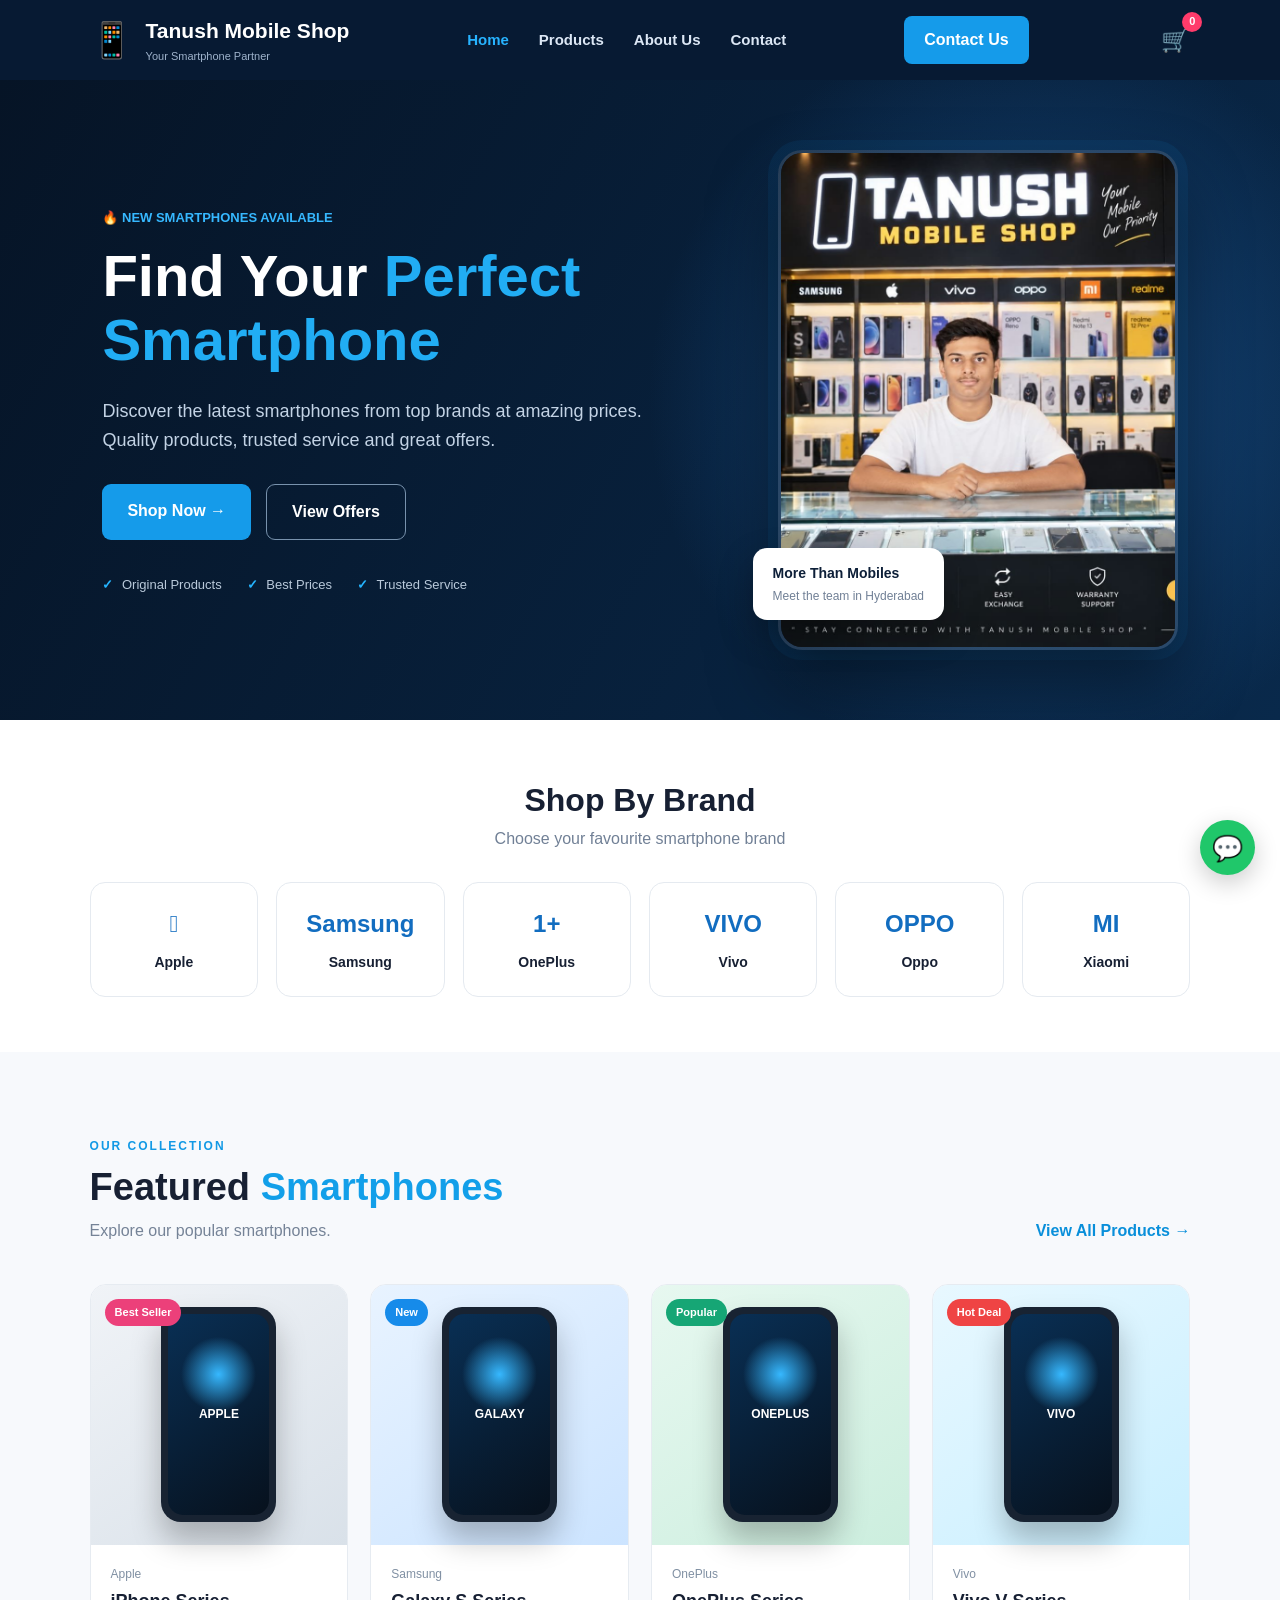
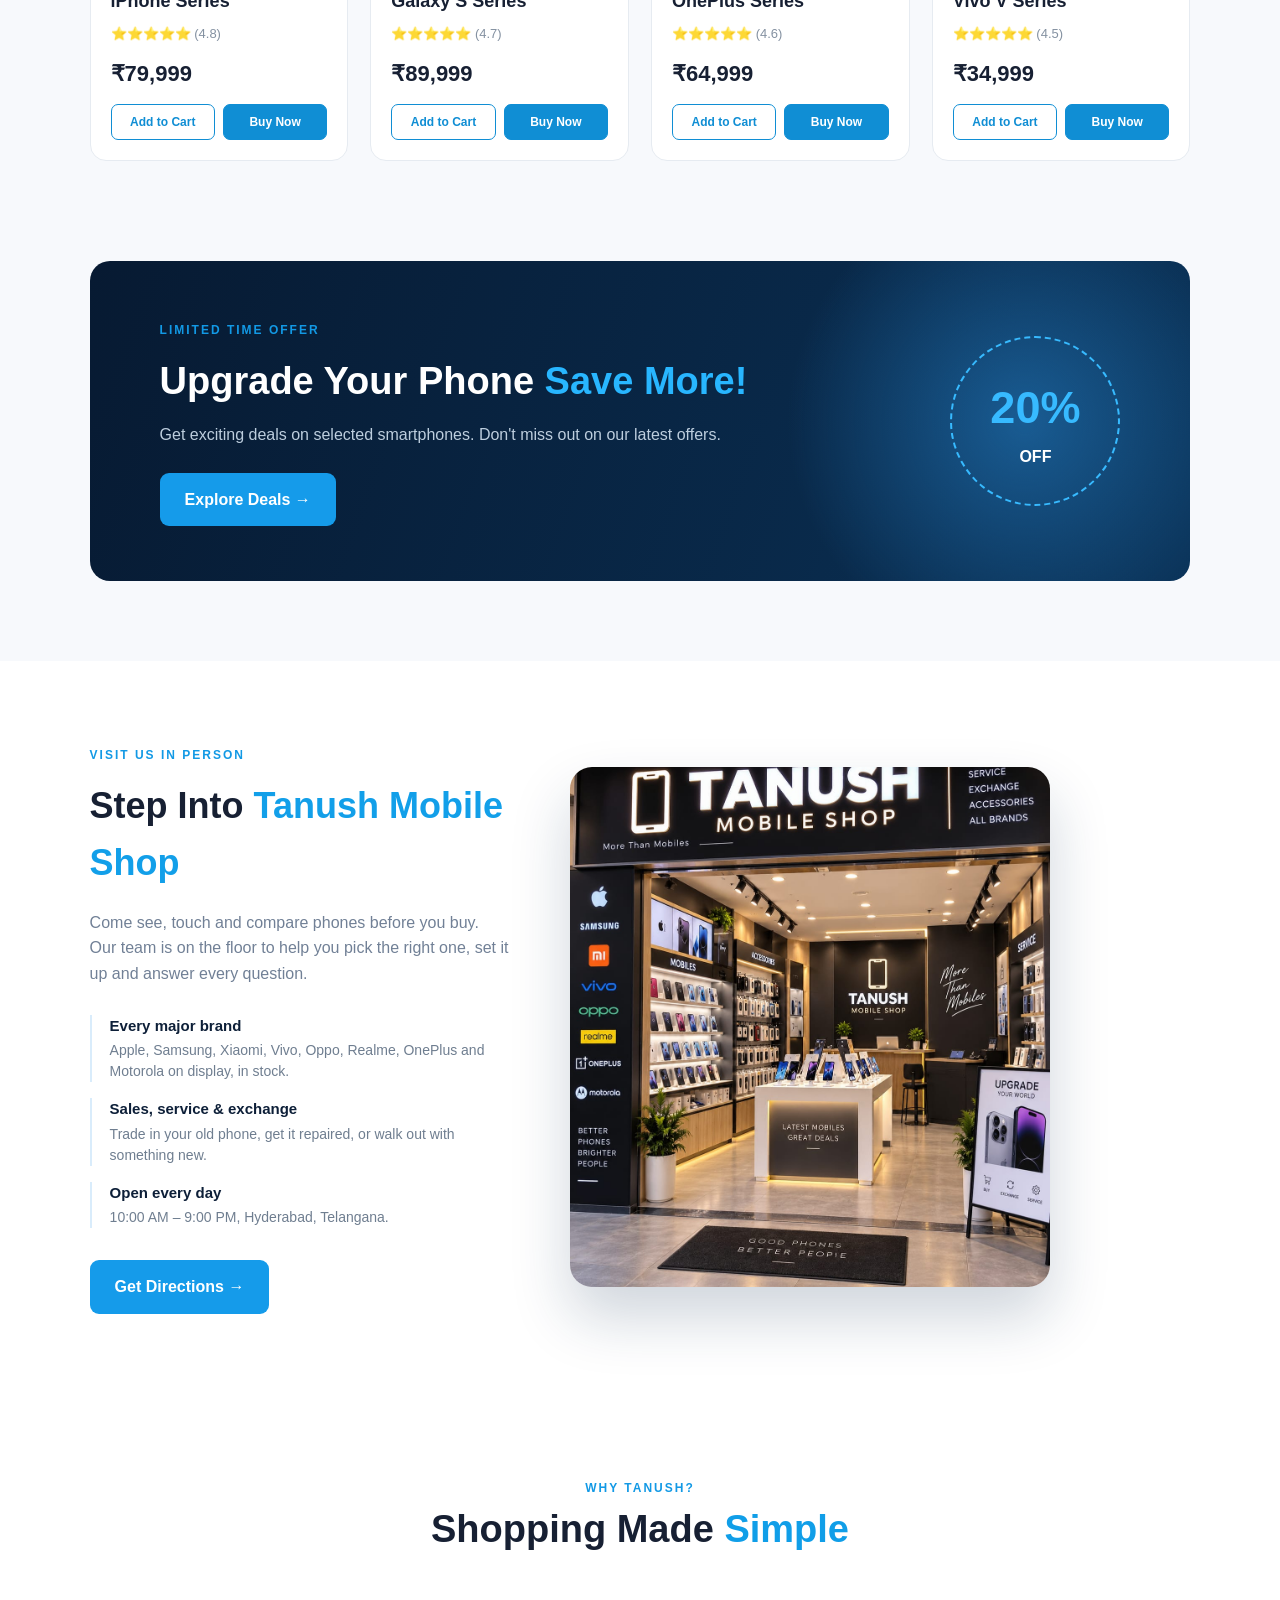
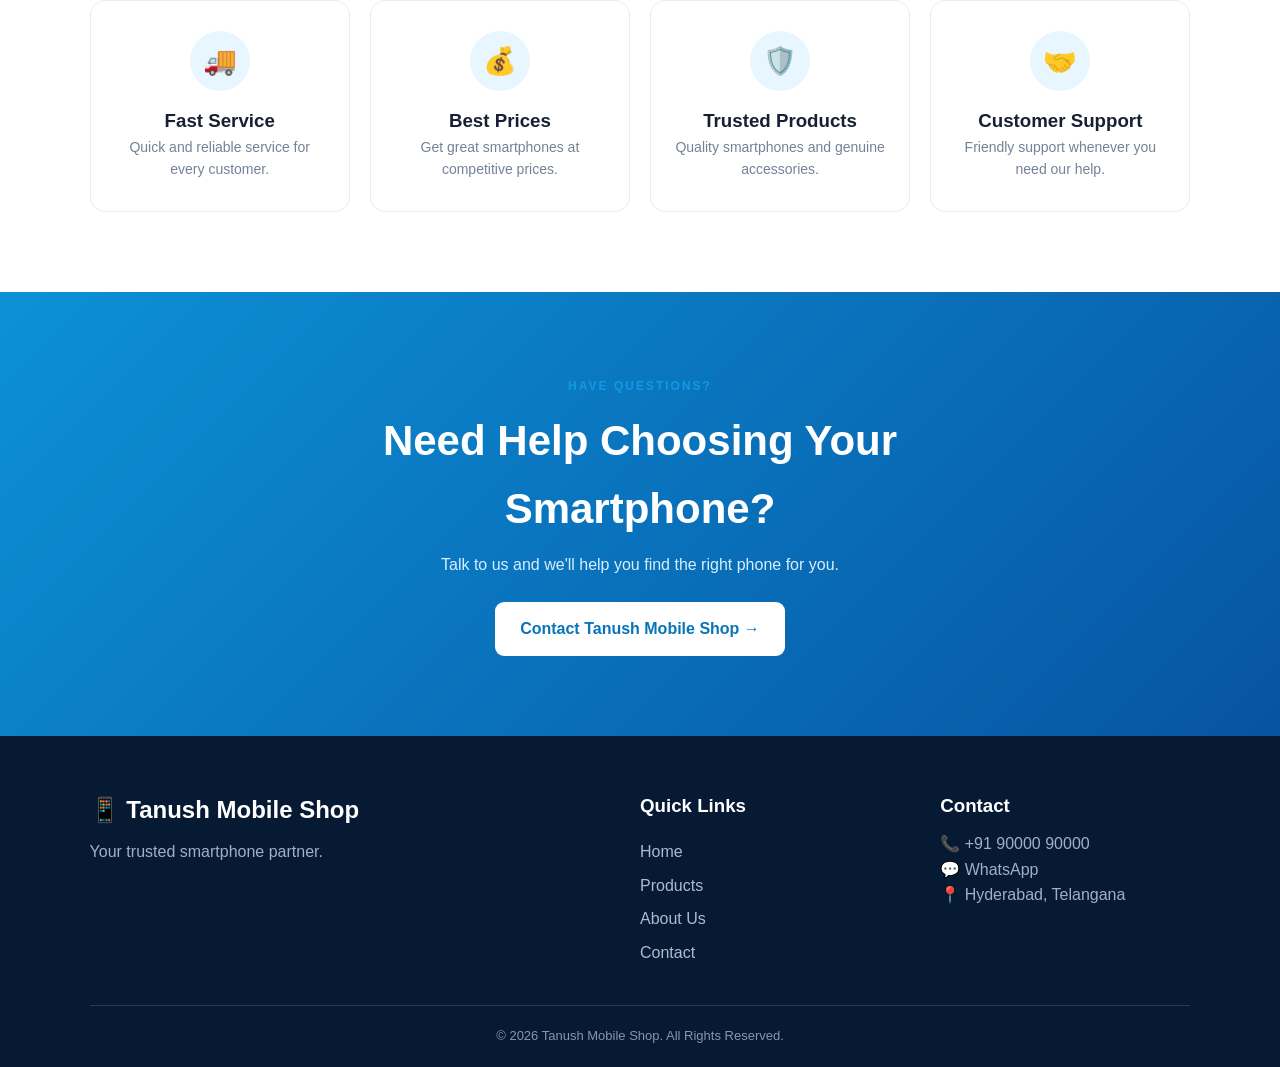
<file: tanush-mobile-shop1/index.html>
<!DOCTYPE html>
<html lang="en">

<head>
    <meta charset="UTF-8">
    <meta name="viewport" content="width=device-width, initial-scale=1.0">

    <title>Tanush Mobile Shop | Latest Smartphones & Best Deals</title>

    <link rel="stylesheet" href="style.css">
</head>

<body>

    <!-- ================= HEADER ================= -->

    <header class="header">

        <div class="logo">
            <span>📱</span>
            <div>
                <h1>Tanush Mobile Shop</h1>
                <p>Your Smartphone Partner</p>
            </div>
        </div>

        <nav class="navbar">

            <a href="index.html" class="active">Home</a>
            <a href="products.html">Products</a>
            <a href="about.html">About Us</a>
            <a href="contact.html">Contact</a>

        </nav>

        <a href="contact.html" class="header-btn">
            Contact Us
        </a>

    </header>


    <!-- ================= HERO ================= -->

    <section class="hero">

        <div class="hero-content">

            <span class="small-title">
                🔥 NEW SMARTPHONES AVAILABLE
            </span>

            <h2>
                Find Your
                <span>Perfect Smartphone</span>
            </h2>

            <p>
                Discover the latest smartphones from top brands
                at amazing prices. Quality products,
                trusted service and great offers.
            </p>

            <div class="hero-buttons">

                <a href="products.html" class="primary-btn">
                    Shop Now →
                </a>

                <a href="#offers" class="secondary-btn">
                    View Offers
                </a>

            </div>

            <div class="trust-items">

                <div>
                    <strong>✓</strong>
                    Original Products
                </div>

                <div>
                    <strong>✓</strong>
                    Best Prices
                </div>

                <div>
                    <strong>✓</strong>
                    Trusted Service
                </div>

            </div>

        </div>


        <!-- STORE PHOTO -->

        <div class="hero-photo-wrap">

            <img
                src="store-counter.jpg"
                alt="Tanush Mobile Shop team member ready to help at the counter"
                class="hero-photo"
            >

            <div class="hero-photo-tag">
                <strong>More Than Mobiles</strong>
                <span>Meet the team in Hyderabad</span>
            </div>

        </div>

    </section>



    <!-- ================= BRANDS ================= -->

    <section class="brands">

        <h2>Shop By Brand</h2>

        <p>Choose your favourite smartphone brand</p>

        <div class="brand-container">

            <div class="brand-card">
                <span></span>
                <h3>Apple</h3>
            </div>

            <div class="brand-card">
                <span>Samsung</span>
                <h3>Samsung</h3>
            </div>

            <div class="brand-card">
                <span>1+</span>
                <h3>OnePlus</h3>
            </div>

            <div class="brand-card">
                <span>VIVO</span>
                <h3>Vivo</h3>
            </div>

            <div class="brand-card">
                <span>OPPO</span>
                <h3>Oppo</h3>
            </div>

            <div class="brand-card">
                <span>MI</span>
                <h3>Xiaomi</h3>
            </div>

        </div>

    </section>


    <!-- ================= PRODUCTS ================= -->

    <section class="products">

        <div class="section-heading">

            <div>
                <span>OUR COLLECTION</span>

                <h2>
                    Featured
                    <strong>Smartphones</strong>
                </h2>

                <p>
                    Explore our popular smartphones.
                </p>
            </div>

            <a href="products.html">
                View All Products →
            </a>

        </div>


        <div class="product-container">


            <!-- PRODUCT 1 -->

            <div class="product-card">

                <span class="badge best">
                    Best Seller
                </span>

                <div class="product-display apple">
                    <div class="mini-phone">
                        <div class="mini-screen">
                            APPLE
                        </div>
                    </div>
                </div>

                <div class="product-info">

                    <p class="brand-name">
                        Apple
                    </p>

                    <h3>
                        iPhone Series
                    </h3>

                    <div class="rating">
                        ⭐⭐⭐⭐⭐
                        <span>(4.8)</span>
                    </div>

                    <div class="price">
                        ₹79,999
                    </div>

                    <div class="product-buttons">

                        <button class="cart-btn">
                            Add to Cart
                        </button>

                        <button class="buy-btn">
                            Buy Now
                        </button>

                    </div>

                </div>

            </div>


            <!-- PRODUCT 2 -->

            <div class="product-card">

                <span class="badge new">
                    New
                </span>

                <div class="product-display samsung">
                    <div class="mini-phone">
                        <div class="mini-screen">
                            GALAXY
                        </div>
                    </div>
                </div>

                <div class="product-info">

                    <p class="brand-name">
                        Samsung
                    </p>

                    <h3>
                        Galaxy S Series
                    </h3>

                    <div class="rating">
                        ⭐⭐⭐⭐⭐
                        <span>(4.7)</span>
                    </div>

                    <div class="price">
                        ₹89,999
                    </div>

                    <div class="product-buttons">

                        <button class="cart-btn">
                            Add to Cart
                        </button>

                        <button class="buy-btn">
                            Buy Now
                        </button>

                    </div>

                </div>

            </div>


            <!-- PRODUCT 3 -->

            <div class="product-card">

                <span class="badge popular">
                    Popular
                </span>

                <div class="product-display oneplus">
                    <div class="mini-phone">
                        <div class="mini-screen">
                            ONEPLUS
                        </div>
                    </div>
                </div>

                <div class="product-info">

                    <p class="brand-name">
                        OnePlus
                    </p>

                    <h3>
                        OnePlus Series
                    </h3>

                    <div class="rating">
                        ⭐⭐⭐⭐⭐
                        <span>(4.6)</span>
                    </div>

                    <div class="price">
                        ₹64,999
                    </div>

                    <div class="product-buttons">

                        <button class="cart-btn">
                            Add to Cart
                        </button>

                        <button class="buy-btn">
                            Buy Now
                        </button>

                    </div>

                </div>

            </div>


            <!-- PRODUCT 4 -->

            <div class="product-card">

                <span class="badge offer">
                    Hot Deal
                </span>

                <div class="product-display vivo">
                    <div class="mini-phone">
                        <div class="mini-screen">
                            VIVO
                        </div>
                    </div>
                </div>

                <div class="product-info">

                    <p class="brand-name">
                        Vivo
                    </p>

                    <h3>
                        Vivo V Series
                    </h3>

                    <div class="rating">
                        ⭐⭐⭐⭐⭐
                        <span>(4.5)</span>
                    </div>

                    <div class="price">
                        ₹34,999
                    </div>

                    <div class="product-buttons">

                        <button class="cart-btn">
                            Add to Cart
                        </button>

                        <button class="buy-btn">
                            Buy Now
                        </button>

                    </div>

                </div>

            </div>

        </div>

    </section>


    <!-- ================= OFFERS ================= -->

    <section class="offers" id="offers">

        <div class="offer-content">

            <span>LIMITED TIME OFFER</span>

            <h2>
                Upgrade Your Phone
                <strong>Save More!</strong>
            </h2>

            <p>
                Get exciting deals on selected smartphones.
                Don't miss out on our latest offers.
            </p>

            <a href="products.html" class="primary-btn">
                Explore Deals →
            </a>

        </div>

        <div class="offer-circle">
            <strong>20%</strong>
            <span>OFF</span>
        </div>

    </section>


    <!-- ================= STORE ================= -->

    <section class="store">

        <div class="store-text">

            <span>VISIT US IN PERSON</span>

            <h2>
                Step Into
                <strong>Tanush Mobile Shop</strong>
            </h2>

            <p>
                Come see, touch and compare phones before you buy.
                Our team is on the floor to help you pick the right
                one, set it up and answer every question.
            </p>

            <ul class="store-list">

                <li>
                    <strong>Every major brand</strong>
                    Apple, Samsung, Xiaomi, Vivo, Oppo, Realme,
                    OnePlus and Motorola on display, in stock.
                </li>

                <li>
                    <strong>Sales, service &amp; exchange</strong>
                    Trade in your old phone, get it repaired,
                    or walk out with something new.
                </li>

                <li>
                    <strong>Open every day</strong>
                    10:00 AM – 9:00 PM, Hyderabad, Telangana.
                </li>

            </ul>

            <a href="contact.html" class="primary-btn store-cta">
                Get Directions →
            </a>

        </div>

        <div class="store-photos store-photos-single">

            <img
                src="store-front.jpg"
                alt="Tanush Mobile Shop storefront with mobiles and accessories on display"
                class="store-photo store-photo-tall"
            >

        </div>

    </section>


    <!-- ================= WHY US ================= -->

    <section class="why-us">

        <div class="section-title">

            <span>WHY TANUSH?</span>

            <h2>
                Shopping Made
                <strong>Simple</strong>
            </h2>

        </div>


        <div class="service-container">

            <div class="service-card">

                <div class="service-icon">
                    🚚
                </div>

                <h3>
                    Fast Service
                </h3>

                <p>
                    Quick and reliable service
                    for every customer.
                </p>

            </div>


            <div class="service-card">

                <div class="service-icon">
                    💰
                </div>

                <h3>
                    Best Prices
                </h3>

                <p>
                    Get great smartphones
                    at competitive prices.
                </p>

            </div>


            <div class="service-card">

                <div class="service-icon">
                    🛡️
                </div>

                <h3>
                    Trusted Products
                </h3>

                <p>
                    Quality smartphones
                    and genuine accessories.
                </p>

            </div>


            <div class="service-card">

                <div class="service-icon">
                    🤝
                </div>

                <h3>
                    Customer Support
                </h3>

                <p>
                    Friendly support whenever
                    you need our help.
                </p>

            </div>

        </div>

    </section>


    <!-- ================= CTA ================= -->

    <section class="cta">

        <div>

            <span>HAVE QUESTIONS?</span>

            <h2>
                Need Help Choosing
                Your Smartphone?
            </h2>

            <p>
                Talk to us and we'll help you
                find the right phone for you.
            </p>

            <a href="contact.html" class="cta-btn">
                Contact Tanush Mobile Shop →
            </a>

        </div>

    </section>


    <!-- ================= FOOTER ================= -->

    <footer>

        <div class="footer-container">

            <div class="footer-brand">

                <h2>
                    📱 Tanush Mobile Shop
                </h2>

                <p>
                    Your trusted smartphone partner.
                </p>

            </div>


            <div class="footer-links">

                <h3>Quick Links</h3>

                <a href="index.html">Home</a>
                <a href="products.html">Products</a>
                <a href="about.html">About Us</a>
                <a href="contact.html">Contact</a>

            </div>


            <div class="footer-contact">

                <h3>Contact</h3>

                <p>📞 <a href="tel:+919000090000">+91 90000 90000</a></p>
                <p>💬 <a href="https://wa.me/919000090000?text=Hi%20Tanush%20Mobile%20Shop%2C%20I%27d%20like%20to%20know%20more%20about%20your%20phones." target="_blank" rel="noopener">WhatsApp</a></p>
                <p>📍 Hyderabad, Telangana</p>

            </div>

        </div>


        <div class="copyright">

            © 2026 Tanush Mobile Shop.
            All Rights Reserved.

        </div>

    </footer>


    <!-- WhatsApp Floating Button -->

    <a href="https://wa.me/919000090000?text=Hi%20Tanush%20Mobile%20Shop%2C%20I%27d%20like%20to%20know%20more%20about%20your%20phones." class="whatsapp" target="_blank" rel="noopener">
        💬
    </a>

    <script src="script.js"></script>

</body>

</html>
</file>
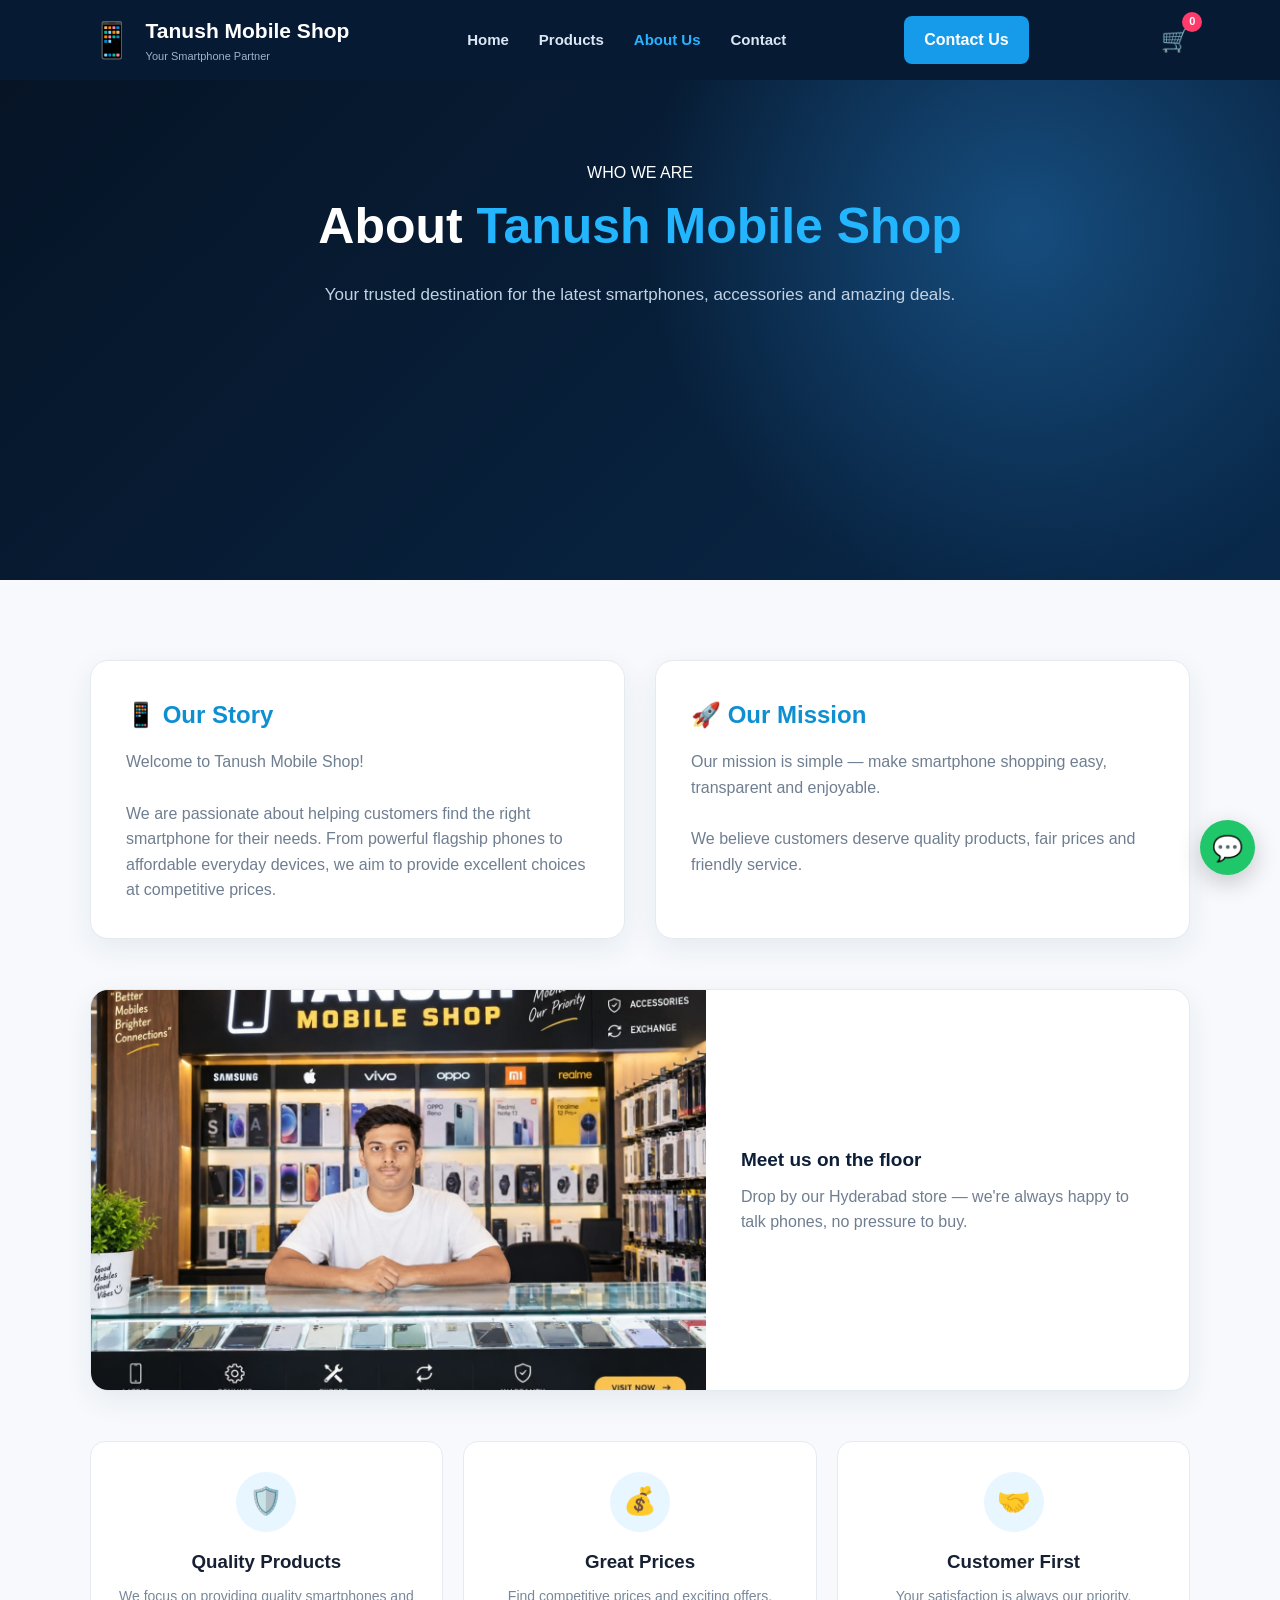
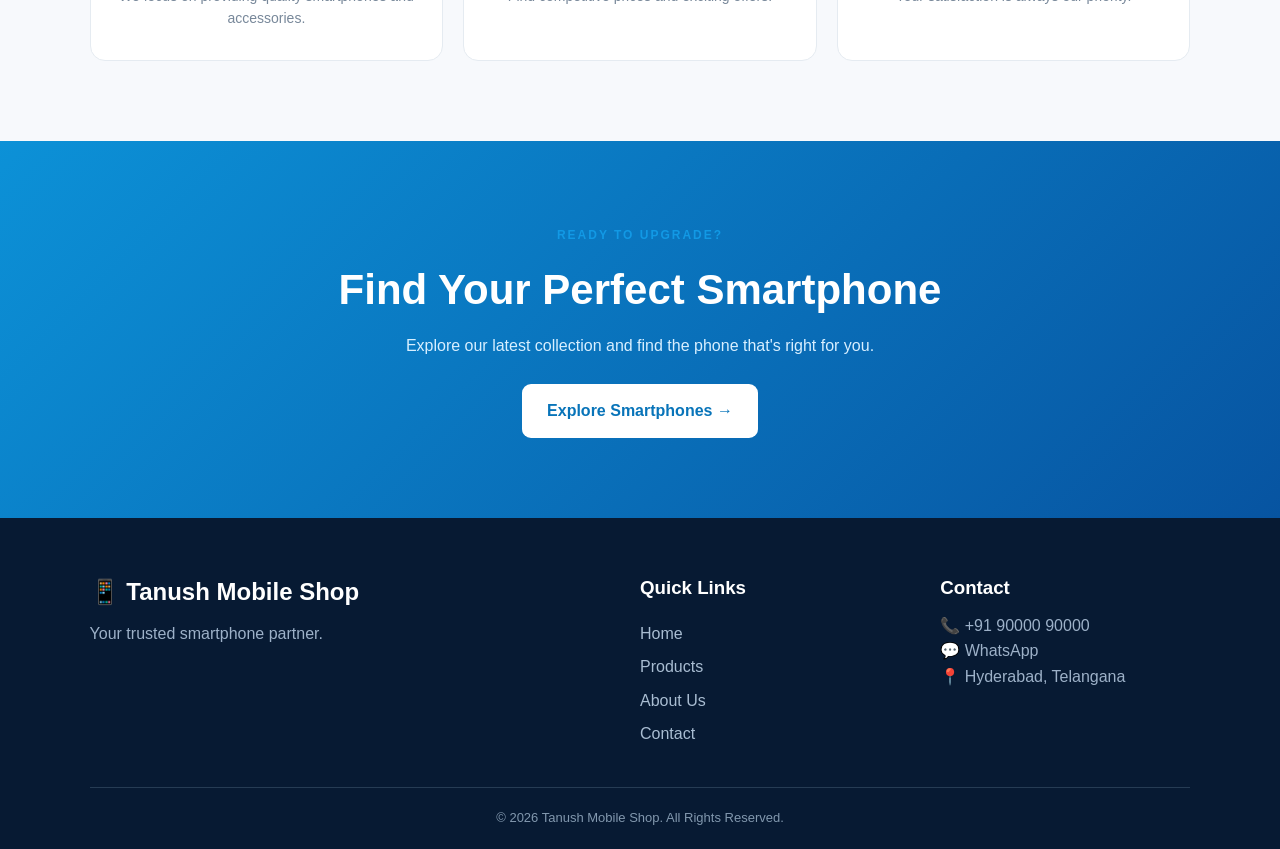
<file: tanush-mobile-shop1/about.html>
<!DOCTYPE html>
<html lang="en">

<head>

    <meta charset="UTF-8">
    <meta name="viewport" content="width=device-width, initial-scale=1.0">

    <title>About Us | Tanush Mobile Shop</title>

    <link rel="stylesheet" href="style.css">

</head>

<body>


    <!-- ================= HEADER ================= -->

    <header class="header">

        <div class="logo">

            <span>📱</span>

            <div>

                <h1>Tanush Mobile Shop</h1>

                <p>Your Smartphone Partner</p>

            </div>

        </div>


        <nav class="navbar">

            <a href="index.html">
                Home
            </a>

            <a href="products.html">
                Products
            </a>

            <a href="about.html" class="active">
                About Us
            </a>

            <a href="contact.html">
                Contact
            </a>

        </nav>


        <a href="contact.html" class="header-btn">
            Contact Us
        </a>

    </header>



    <!-- ================= ABOUT HERO ================= -->

    <section class="about-page">

        <span>
            WHO WE ARE
        </span>

        <h2>
            About
            <strong>Tanush Mobile Shop</strong>
        </h2>

        <p>
            Your trusted destination for the latest smartphones,
            accessories and amazing deals.
        </p>

    </section>



    <!-- ================= ABOUT CONTENT ================= -->

    <section class="about-content">

        <div class="about-container">


            <!-- OUR STORY -->

            <div class="about-card">

                <h2>
                    📱 Our Story
                </h2>

                <p>
                    Welcome to Tanush Mobile Shop!
                </p>

                <br>

                <p>
                    We are passionate about helping customers
                    find the right smartphone for their needs.
                    From powerful flagship phones to affordable
                    everyday devices, we aim to provide
                    excellent choices at competitive prices.
                </p>

            </div>



            <!-- OUR MISSION -->

            <div class="about-card">

                <h2>
                    🚀 Our Mission
                </h2>

                <p>
                    Our mission is simple — make smartphone
                    shopping easy, transparent and enjoyable.
                </p>

                <br>

                <p>
                    We believe customers deserve quality products,
                    fair prices and friendly service.
                </p>

            </div>

        </div>


        <!-- STORE PHOTO -->

        <div class="about-photo-wrap">

            <img
                src="store-counter.jpg"
                alt="Tanush Mobile Shop team member ready to help at the counter"
                class="about-photo"
            >

            <div class="about-photo-caption">

                <strong>
                    Meet us on the floor
                </strong>

                <p>
                    Drop by our Hyderabad store — we're always happy
                    to talk phones, no pressure to buy.
                </p>

            </div>

        </div>



        <!-- ================= FEATURES ================= -->

        <div class="about-features">


            <div class="about-feature">

                <div class="about-feature-icon">
                    🛡️
                </div>

                <h3>
                    Quality Products
                </h3>

                <p>
                    We focus on providing quality
                    smartphones and accessories.
                </p>

            </div>



            <div class="about-feature">

                <div class="about-feature-icon">
                    💰
                </div>

                <h3>
                    Great Prices
                </h3>

                <p>
                    Find competitive prices and
                    exciting offers.
                </p>

            </div>



            <div class="about-feature">

                <div class="about-feature-icon">
                    🤝
                </div>

                <h3>
                    Customer First
                </h3>

                <p>
                    Your satisfaction is always
                    our priority.
                </p>

            </div>

        </div>

    </section>



    <!-- ================= CTA ================= -->

    <section class="cta">

        <div>

            <span>
                READY TO UPGRADE?
            </span>

            <h2>
                Find Your Perfect Smartphone
            </h2>

            <p>
                Explore our latest collection
                and find the phone that's right for you.
            </p>

            <a href="products.html" class="cta-btn">
                Explore Smartphones →
            </a>

        </div>

    </section>



    <!-- ================= FOOTER ================= -->

    <footer>

        <div class="footer-container">


            <div class="footer-brand">

                <h2>
                    📱 Tanush Mobile Shop
                </h2>

                <p>
                    Your trusted smartphone partner.
                </p>

            </div>



            <div class="footer-links">

                <h3>
                    Quick Links
                </h3>

                <a href="index.html">
                    Home
                </a>

                <a href="products.html">
                    Products
                </a>

                <a href="about.html">
                    About Us
                </a>

                <a href="contact.html">
                    Contact
                </a>

            </div>



            <div class="footer-contact">

                <h3>
                    Contact
                </h3>

                <p>
                    📞 <a href="tel:+919000090000">+91 90000 90000</a>
                </p>

                <p>
                    💬 <a href="https://wa.me/919000090000?text=Hi%20Tanush%20Mobile%20Shop%2C%20I%27d%20like%20to%20know%20more%20about%20your%20phones." target="_blank" rel="noopener">WhatsApp</a>
                </p>

                <p>
                    📍 Hyderabad, Telangana
                </p>

            </div>

        </div>



        <div class="copyright">

            © 2026 Tanush Mobile Shop.
            All Rights Reserved.

        </div>

    </footer>



    <!-- WHATSAPP -->

    <a href="https://wa.me/919000090000?text=Hi%20Tanush%20Mobile%20Shop%2C%20I%27d%20like%20to%20know%20more%20about%20your%20phones." class="whatsapp" target="_blank" rel="noopener">
        💬
    </a>

    <script src="script.js"></script>

</body>

</html>
</file>
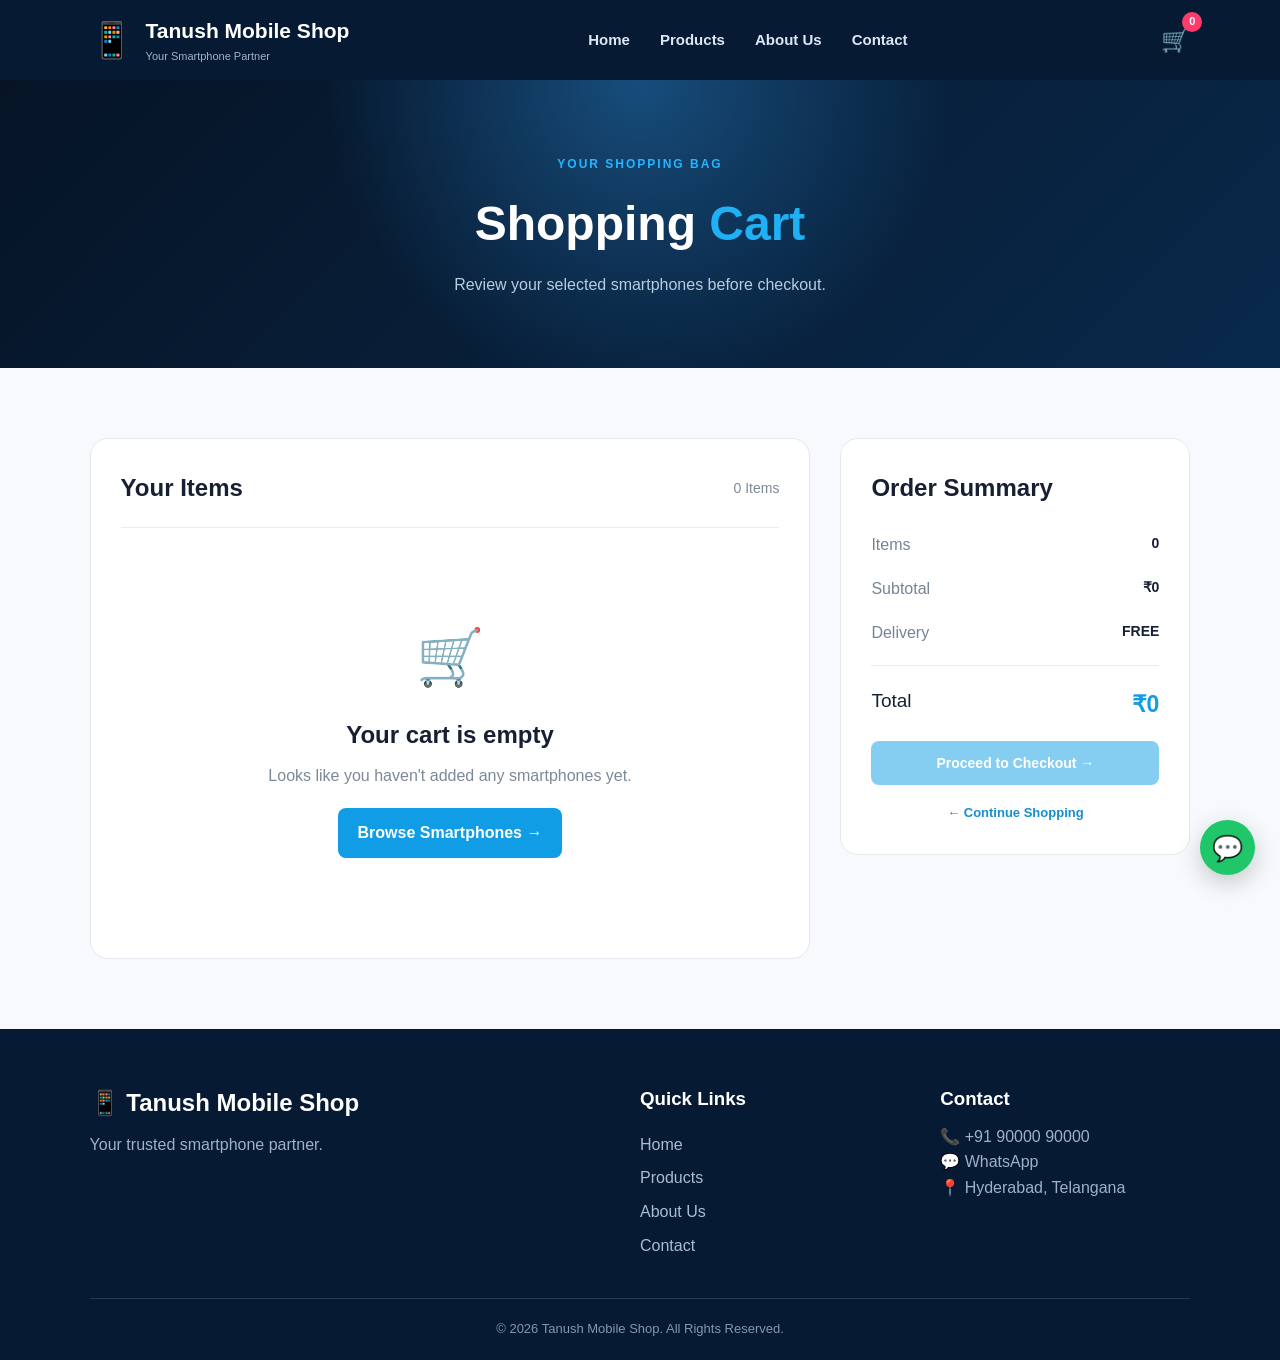
<file: tanush-mobile-shop1/cart.html>
<!DOCTYPE html>
<html lang="en">

<head>

    <meta charset="UTF-8">
    <meta name="viewport" content="width=device-width, initial-scale=1.0">

    <title>Shopping Cart | Tanush Mobile Shop</title>

    <link rel="stylesheet" href="style.css">

</head>

<body>


    <!-- ================= HEADER ================= -->

    <header class="header">

        <div class="logo">

            <span>📱</span>

            <div>
                <h1>Tanush Mobile Shop</h1>
                <p>Your Smartphone Partner</p>
            </div>

        </div>


        <nav class="navbar">

            <a href="index.html">
                Home
            </a>

            <a href="products.html">
                Products
            </a>

            <a href="about.html">
                About Us
            </a>

            <a href="contact.html">
                Contact
            </a>

        </nav>

    </header>



    <!-- ================= CART HERO ================= -->

    <section class="cart-hero">

        <span>YOUR SHOPPING BAG</span>

        <h2>
            Shopping <strong>Cart</strong>
        </h2>

        <p>
            Review your selected smartphones before checkout.
        </p>

    </section>



    <!-- ================= CART ================= -->

    <main class="cart-section">

        <div class="cart-container">


            <!-- PRODUCTS -->

            <div class="cart-items">

                <div class="cart-heading">

                    <h2>
                        Your Items
                    </h2>

                    <span id="itemCount">
                        0 Items
                    </span>

                </div>


                <div id="cartItems">

                    <!-- JavaScript will add products here -->

                </div>


                <!-- EMPTY CART -->

                <div id="emptyCart" class="empty-cart">

                    <div>
                        🛒
                    </div>

                    <h2>
                        Your cart is empty
                    </h2>

                    <p>
                        Looks like you haven't added
                        any smartphones yet.
                    </p>

                    <a href="products.html">
                        Browse Smartphones →
                    </a>

                </div>

            </div>



            <!-- ORDER SUMMARY -->

            <aside class="cart-summary">

                <h2>
                    Order Summary
                </h2>


                <div class="summary-row">

                    <span>
                        Items
                    </span>

                    <strong id="summaryItems">
                        0
                    </strong>

                </div>


                <div class="summary-row">

                    <span>
                        Subtotal
                    </span>

                    <strong id="subtotal">
                        ₹0
                    </strong>

                </div>


                <div class="summary-row">

                    <span>
                        Delivery
                    </span>

                    <strong>
                        FREE
                    </strong>

                </div>


                <div class="summary-line"></div>


                <div class="total-row">

                    <span>
                        Total
                    </span>

                    <strong id="total">
                        ₹0
                    </strong>

                </div>


                <button
                    id="checkoutButton"
                    class="checkout-btn"
                >
                    Proceed to Checkout →
                </button>


                <a
                    href="products.html"
                    class="continue-shopping"
                >
                    ← Continue Shopping
                </a>

            </aside>

        </div>

    </main>



    <!-- ================= FOOTER ================= -->

    <footer>

        <div class="footer-container">


            <div class="footer-brand">

                <h2>
                    📱 Tanush Mobile Shop
                </h2>

                <p>
                    Your trusted smartphone partner.
                </p>

            </div>


            <div class="footer-links">

                <h3>
                    Quick Links
                </h3>

                <a href="index.html">
                    Home
                </a>

                <a href="products.html">
                    Products
                </a>

                <a href="about.html">
                    About Us
                </a>

                <a href="contact.html">
                    Contact
                </a>

            </div>


            <div class="footer-contact">

                <h3>
                    Contact
                </h3>

                <p>
                    📞 <a href="tel:+919000090000">+91 90000 90000</a>
                </p>

                <p>
                    💬 <a href="https://wa.me/919000090000?text=Hi%20Tanush%20Mobile%20Shop%2C%20I%27d%20like%20to%20know%20more%20about%20your%20phones." target="_blank" rel="noopener">WhatsApp</a>
                </p>

                <p>
                    📍 Hyderabad, Telangana
                </p>

            </div>

        </div>


        <div class="copyright">

            © 2026 Tanush Mobile Shop.
            All Rights Reserved.

        </div>

    </footer>


    <!-- WHATSAPP -->

    <a href="https://wa.me/919000090000?text=Hi%20Tanush%20Mobile%20Shop%2C%20I%27d%20like%20to%20know%20more%20about%20your%20phones." class="whatsapp" target="_blank" rel="noopener">
        💬
    </a>


    <!-- JAVASCRIPT -->

    <script src="script.js"></script>

</body>

</html>
</file>
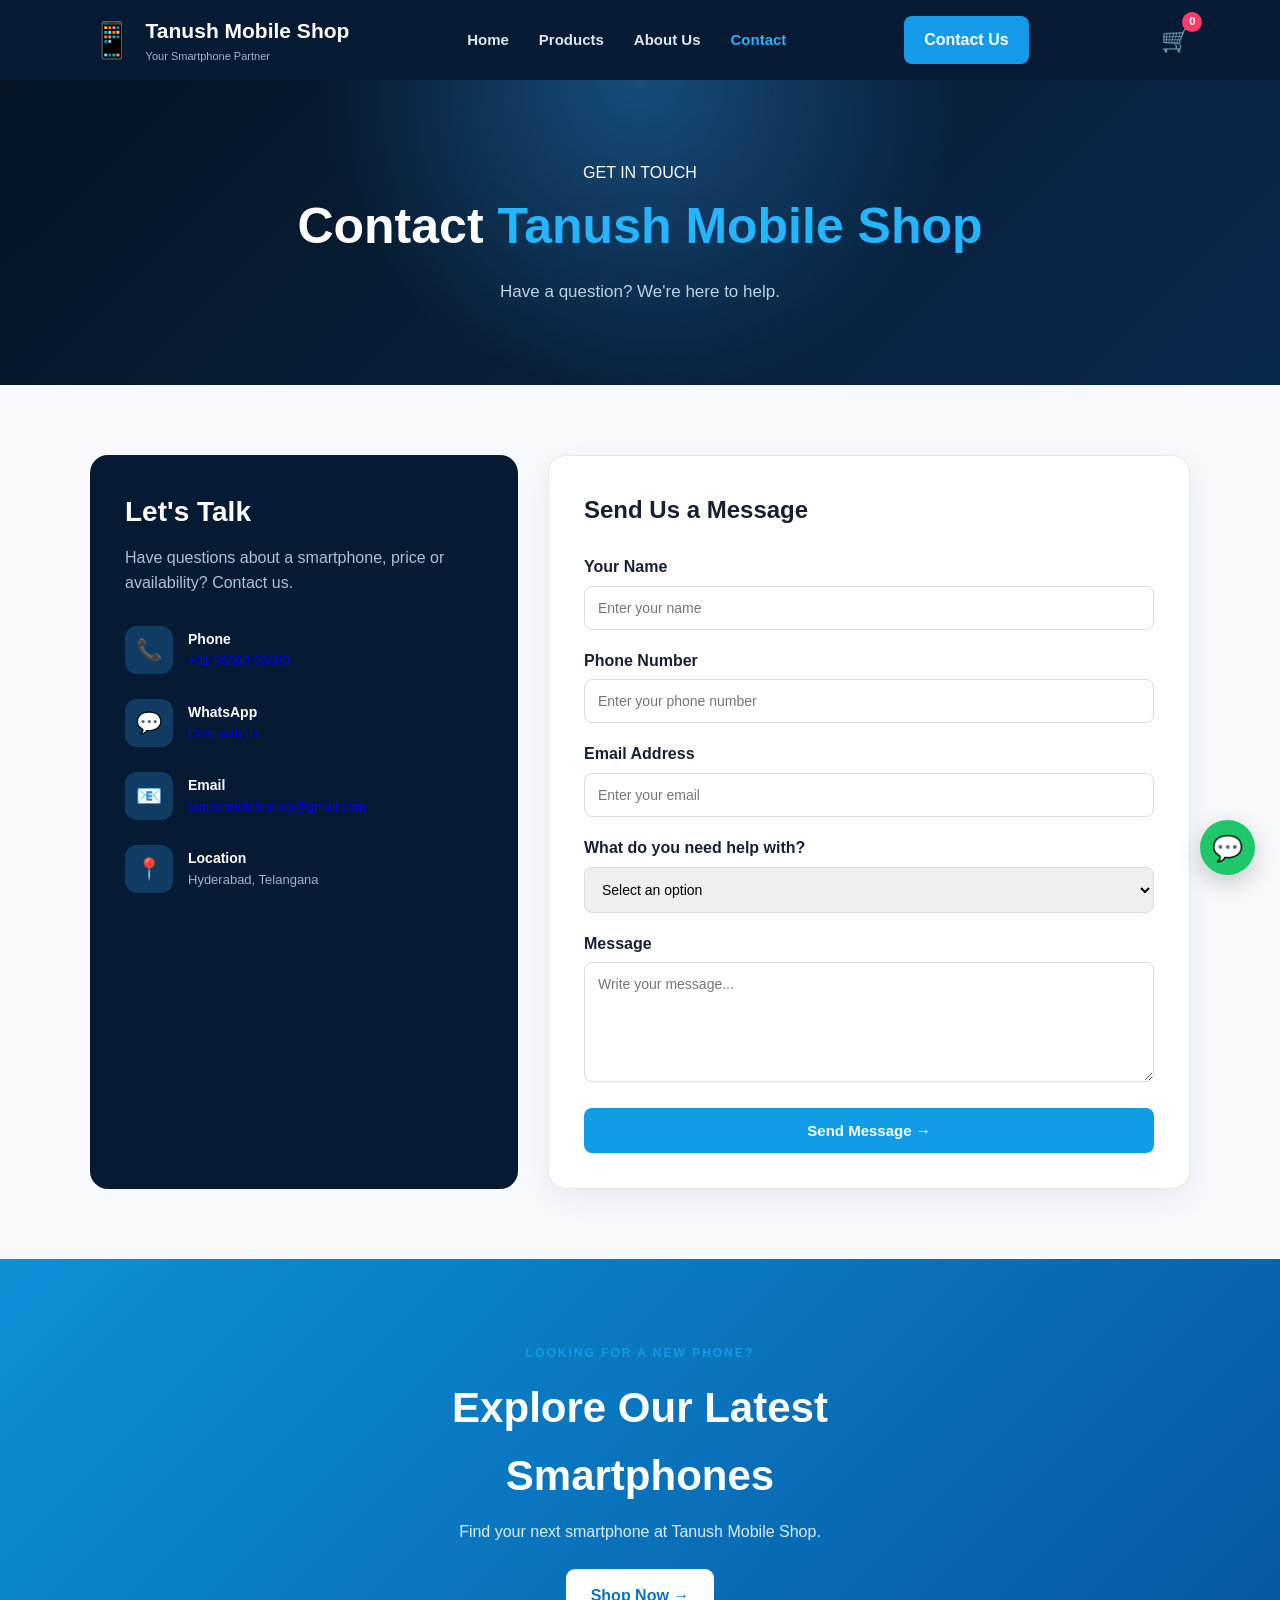
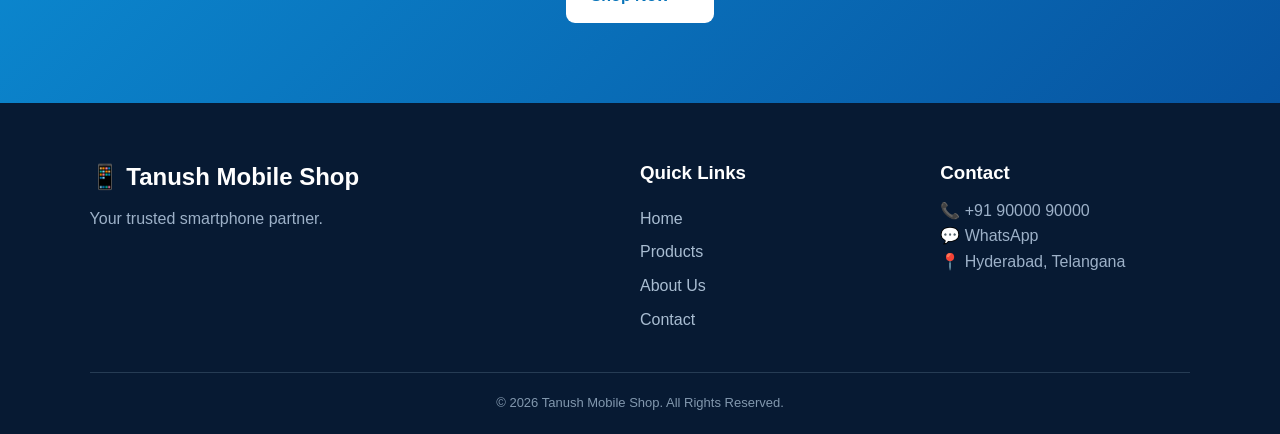
<file: tanush-mobile-shop1/contact.html>
<!DOCTYPE html>
<html lang="en">

<head>

    <meta charset="UTF-8">
    <meta name="viewport" content="width=device-width, initial-scale=1.0">

    <title>Contact Us | Tanush Mobile Shop</title>

    <link rel="stylesheet" href="style.css">

</head>

<body>


    <!-- ================= HEADER ================= -->

    <header class="header">

        <div class="logo">

            <span>📱</span>

            <div>

                <h1>Tanush Mobile Shop</h1>

                <p>Your Smartphone Partner</p>

            </div>

        </div>


        <nav class="navbar">

            <a href="index.html">
                Home
            </a>

            <a href="products.html">
                Products
            </a>

            <a href="about.html">
                About Us
            </a>

            <a href="contact.html" class="active">
                Contact
            </a>

        </nav>


        <a href="contact.html" class="header-btn">
            Contact Us
        </a>

    </header>



    <!-- ================= CONTACT HERO ================= -->

    <section class="contact-page">

        <span>
            GET IN TOUCH
        </span>

        <h2>
            Contact
            <strong>Tanush Mobile Shop</strong>
        </h2>

        <p>
            Have a question? We're here to help.
        </p>

    </section>



    <!-- ================= CONTACT CONTENT ================= -->

    <section class="contact-content">

        <div class="contact-container">


            <!-- CONTACT INFORMATION -->

            <div class="contact-info">

                <h2>
                    Let's Talk
                </h2>

                <p>
                    Have questions about a smartphone,
                    price or availability? Contact us.
                </p>



                <!-- PHONE -->

                <div class="contact-item">

                    <div class="contact-icon">
                        📞
                    </div>

                    <div>

                        <h3>
                            Phone
                        </h3>

                        <p>
                            <a href="tel:+919000090000">+91 90000 90000</a>
                        </p>

                    </div>

                </div>



                <!-- WHATSAPP -->

                <div class="contact-item">

                    <div class="contact-icon">
                        💬
                    </div>

                    <div>

                        <h3>
                            WhatsApp
                        </h3>

                        <p>
                            <a href="https://wa.me/919000090000?text=Hi%20Tanush%20Mobile%20Shop%2C%20I%27d%20like%20to%20know%20more%20about%20your%20phones." target="_blank" rel="noopener">Chat with us</a>
                        </p>

                    </div>

                </div>



                <!-- EMAIL -->

                <div class="contact-item">

                    <div class="contact-icon">
                        📧
                    </div>

                    <div>

                        <h3>
                            Email
                        </h3>

                        <p>
                            <a href="mailto:tanushmobileshop@gmail.com">tanushmobileshop@gmail.com</a>
                        </p>

                    </div>

                </div>



                <!-- LOCATION -->

                <div class="contact-item">

                    <div class="contact-icon">
                        📍
                    </div>

                    <div>

                        <h3>
                            Location
                        </h3>

                        <p>
                            Hyderabad, Telangana
                        </p>

                    </div>

                </div>

            </div>



            <!-- CONTACT FORM -->

            <div class="contact-form">

                <h2>
                    Send Us a Message
                </h2>


                <form id="contactForm">

                    <div id="formSuccess" class="form-success">
                        ✅ Thanks! Your message is ready — we've opened WhatsApp so you can send it to us directly.
                    </div>

                    <label for="name">
                        Your Name
                    </label>

                    <input
                        type="text"
                        id="name"
                        name="name"
                        placeholder="Enter your name"
                        required
                    >



                    <label for="phone">
                        Phone Number
                    </label>

                    <input
                        type="tel"
                        id="phone"
                        name="phone"
                        placeholder="Enter your phone number"
                        required
                    >



                    <label for="email">
                        Email Address
                    </label>

                    <input
                        type="email"
                        id="email"
                        name="email"
                        placeholder="Enter your email"
                    >



                    <label for="subject">
                        What do you need help with?
                    </label>

                    <select id="subject" name="subject">

                        <option value="">
                            Select an option
                        </option>

                        <option value="mobile">
                            Mobile Phone
                        </option>

                        <option value="accessories">
                            Accessories
                        </option>

                        <option value="price">
                            Price / Offers
                        </option>

                        <option value="order">
                            Order
                        </option>

                        <option value="other">
                            Other
                        </option>

                    </select>



                    <label for="message">
                        Message
                    </label>

                    <textarea
                        id="message"
                        name="message"
                        placeholder="Write your message..."
                        required
                    ></textarea>



                    <button type="submit">
                        Send Message →
                    </button>

                </form>

            </div>

        </div>

    </section>



    <!-- ================= CTA ================= -->

    <section class="cta">

        <div>

            <span>
                LOOKING FOR A NEW PHONE?
            </span>

            <h2>
                Explore Our Latest Smartphones
            </h2>

            <p>
                Find your next smartphone at
                Tanush Mobile Shop.
            </p>

            <a href="products.html" class="cta-btn">
                Shop Now →
            </a>

        </div>

    </section>



    <!-- ================= FOOTER ================= -->

    <footer>

        <div class="footer-container">


            <div class="footer-brand">

                <h2>
                    📱 Tanush Mobile Shop
                </h2>

                <p>
                    Your trusted smartphone partner.
                </p>

            </div>



            <div class="footer-links">

                <h3>
                    Quick Links
                </h3>

                <a href="index.html">
                    Home
                </a>

                <a href="products.html">
                    Products
                </a>

                <a href="about.html">
                    About Us
                </a>

                <a href="contact.html">
                    Contact
                </a>

            </div>



            <div class="footer-contact">

                <h3>
                    Contact
                </h3>

                <p>
                    📞 <a href="tel:+919000090000">+91 90000 90000</a>
                </p>

                <p>
                    💬 <a href="https://wa.me/919000090000?text=Hi%20Tanush%20Mobile%20Shop%2C%20I%27d%20like%20to%20know%20more%20about%20your%20phones." target="_blank" rel="noopener">WhatsApp</a>
                </p>

                <p>
                    📍 Hyderabad, Telangana
                </p>

            </div>

        </div>



        <div class="copyright">

            © 2026 Tanush Mobile Shop.
            All Rights Reserved.

        </div>

    </footer>



    <!-- WHATSAPP -->

    <a href="https://wa.me/919000090000?text=Hi%20Tanush%20Mobile%20Shop%2C%20I%27d%20like%20to%20know%20more%20about%20your%20phones." class="whatsapp" target="_blank" rel="noopener">
        💬
    </a>

    <script src="script.js"></script>

</body>

</html>
</file>
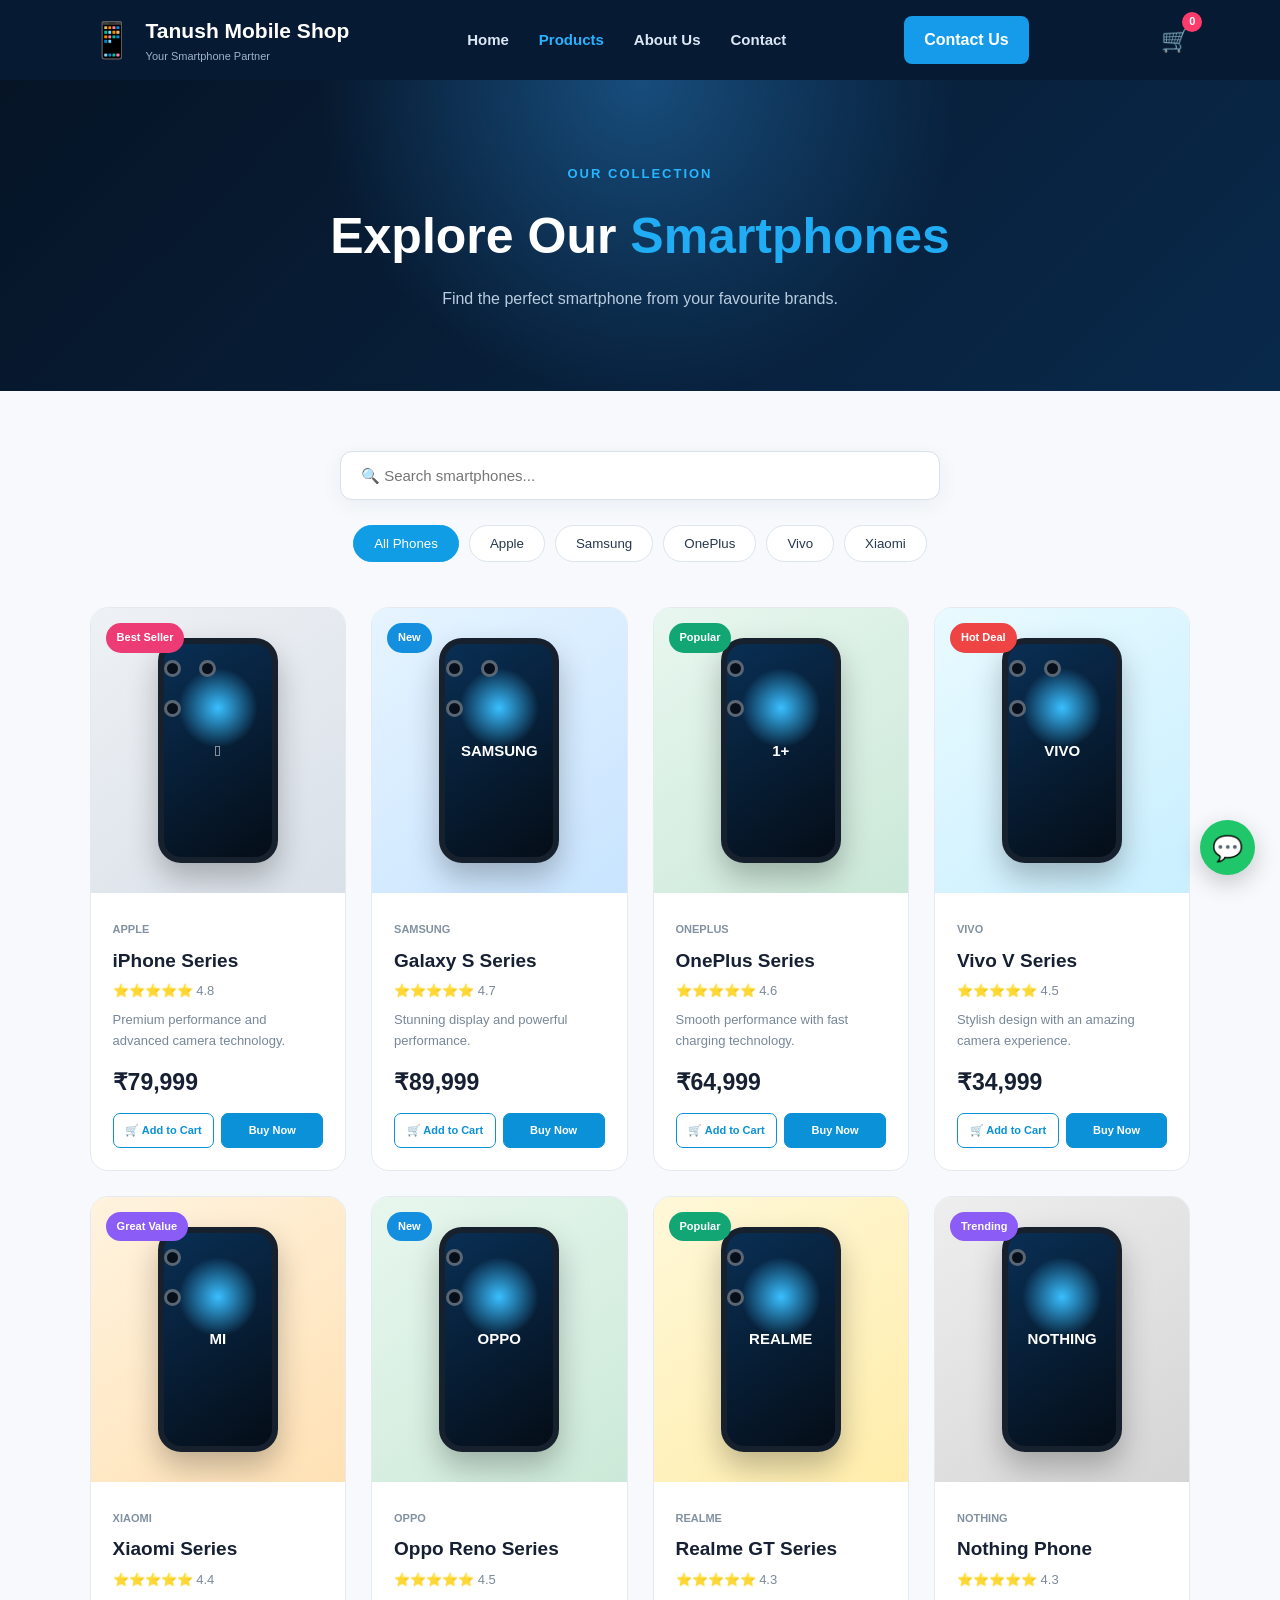
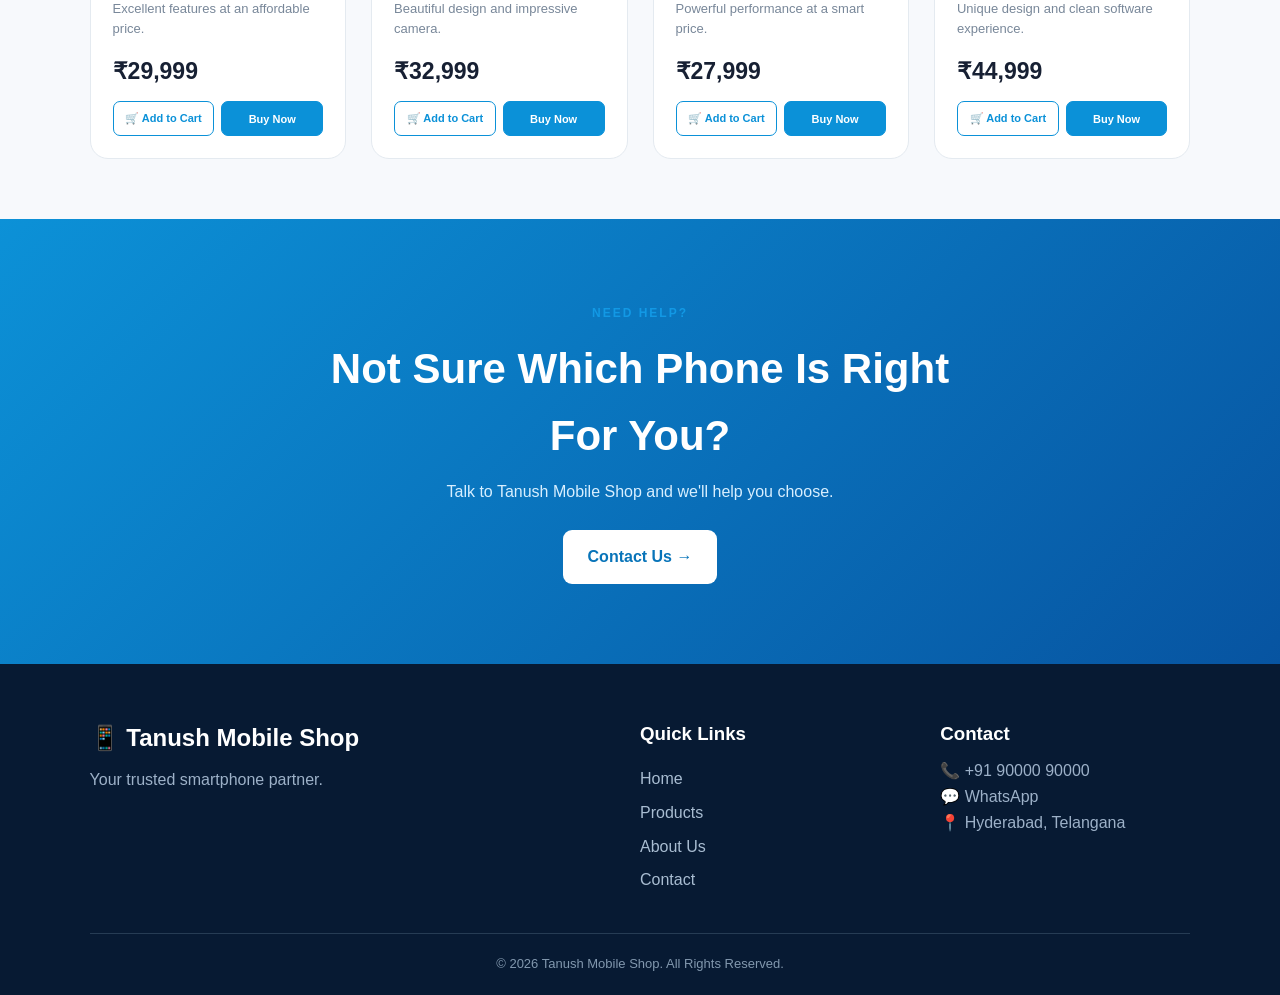
<file: tanush-mobile-shop1/products.html>
<!DOCTYPE html>
<html lang="en">

<head>
    <meta charset="UTF-8">
    <meta name="viewport" content="width=device-width, initial-scale=1.0">

    <title>Products | Tanush Mobile Shop</title>

    <link rel="stylesheet" href="style.css">
</head>

<body>

    <!-- HEADER -->

    <header class="header">

        <div class="logo">
            <span>📱</span>

            <div>
                <h1>Tanush Mobile Shop</h1>
                <p>Your Smartphone Partner</p>
            </div>
        </div>

        <nav class="navbar">
            <a href="index.html">Home</a>
            <a href="products.html" class="active">Products</a>
            <a href="about.html">About Us</a>
            <a href="contact.html">Contact</a>
        </nav>

        <a href="contact.html" class="header-btn">
            Contact Us
        </a>

    </header>


    <!-- PAGE HERO -->

    <section class="products-hero">

        <span>OUR COLLECTION</span>

        <h2>
            Explore Our
            <strong>Smartphones</strong>
        </h2>

        <p>
            Find the perfect smartphone from your favourite brands.
        </p>

    </section>


    <!-- BRAND FILTER -->

    <section class="shop-section">

        <div class="filter-bar">

            <button class="filter active-filter">
                All Phones
            </button>

            <button class="filter">
                Apple
            </button>

            <button class="filter">
                Samsung
            </button>

            <button class="filter">
                OnePlus
            </button>

            <button class="filter">
                Vivo
            </button>

            <button class="filter">
                Xiaomi
            </button>

        </div>


        <!-- PRODUCTS -->

        <div class="shop-products">


            <!-- IPHONE -->

            <div class="shop-card">

                <span class="shop-badge">
                    Best Seller
                </span>

                <div class="shop-phone apple-phone">

                    <div class="camera camera-one"></div>
                    <div class="camera camera-two"></div>
                    <div class="camera camera-three"></div>

                    <div class="screen">
                        
                    </div>

                </div>

                <div class="shop-info">

                    <small>APPLE</small>

                    <h3>
                        iPhone Series
                    </h3>

                    <div class="stars">
                        ⭐⭐⭐⭐⭐
                        <span>4.8</span>
                    </div>

                    <p>
                        Premium performance and
                        advanced camera technology.
                    </p>

                    <h4>
                        ₹79,999
                    </h4>

                    <div class="shop-buttons">

                        <button class="add-btn">
                            🛒 Add to Cart
                        </button>

                        <button class="shop-buy">
                            Buy Now
                        </button>

                    </div>

                </div>

            </div>


            <!-- SAMSUNG -->

            <div class="shop-card">

                <span class="shop-badge new-badge">
                    New
                </span>

                <div class="shop-phone samsung-phone">

                    <div class="camera camera-one"></div>
                    <div class="camera camera-two"></div>
                    <div class="camera camera-three"></div>

                    <div class="screen">
                        SAMSUNG
                    </div>

                </div>

                <div class="shop-info">

                    <small>SAMSUNG</small>

                    <h3>
                        Galaxy S Series
                    </h3>

                    <div class="stars">
                        ⭐⭐⭐⭐⭐
                        <span>4.7</span>
                    </div>

                    <p>
                        Stunning display and
                        powerful performance.
                    </p>

                    <h4>
                        ₹89,999
                    </h4>

                    <div class="shop-buttons">

                        <button class="add-btn">
                            🛒 Add to Cart
                        </button>

                        <button class="shop-buy">
                            Buy Now
                        </button>

                    </div>

                </div>

            </div>


            <!-- ONEPLUS -->

            <div class="shop-card">

                <span class="shop-badge popular-badge">
                    Popular
                </span>

                <div class="shop-phone oneplus-phone">

                    <div class="camera camera-one"></div>
                    <div class="camera camera-two"></div>

                    <div class="screen">
                        1+
                    </div>

                </div>

                <div class="shop-info">

                    <small>ONEPLUS</small>

                    <h3>
                        OnePlus Series
                    </h3>

                    <div class="stars">
                        ⭐⭐⭐⭐⭐
                        <span>4.6</span>
                    </div>

                    <p>
                        Smooth performance with
                        fast charging technology.
                    </p>

                    <h4>
                        ₹64,999
                    </h4>

                    <div class="shop-buttons">

                        <button class="add-btn">
                            🛒 Add to Cart
                        </button>

                        <button class="shop-buy">
                            Buy Now
                        </button>

                    </div>

                </div>

            </div>


            <!-- VIVO -->

            <div class="shop-card">

                <span class="shop-badge offer-badge">
                    Hot Deal
                </span>

                <div class="shop-phone vivo-phone">

                    <div class="camera camera-one"></div>
                    <div class="camera camera-two"></div>
                    <div class="camera camera-three"></div>

                    <div class="screen">
                        VIVO
                    </div>

                </div>

                <div class="shop-info">

                    <small>VIVO</small>

                    <h3>
                        Vivo V Series
                    </h3>

                    <div class="stars">
                        ⭐⭐⭐⭐⭐
                        <span>4.5</span>
                    </div>

                    <p>
                        Stylish design with an
                        amazing camera experience.
                    </p>

                    <h4>
                        ₹34,999
                    </h4>

                    <div class="shop-buttons">

                        <button class="add-btn">
                            🛒 Add to Cart
                        </button>

                        <button class="shop-buy">
                            Buy Now
                        </button>

                    </div>

                </div>

            </div>


            <!-- XIAOMI -->

            <div class="shop-card">

                <span class="shop-badge value-badge">
                    Great Value
                </span>

                <div class="shop-phone xiaomi-phone">

                    <div class="camera camera-one"></div>
                    <div class="camera camera-two"></div>

                    <div class="screen">
                        MI
                    </div>

                </div>

                <div class="shop-info">

                    <small>XIAOMI</small>

                    <h3>
                        Xiaomi Series
                    </h3>

                    <div class="stars">
                        ⭐⭐⭐⭐⭐
                        <span>4.4</span>
                    </div>

                    <p>
                        Excellent features at
                        an affordable price.
                    </p>

                    <h4>
                        ₹29,999
                    </h4>

                    <div class="shop-buttons">

                        <button class="add-btn">
                            🛒 Add to Cart
                        </button>

                        <button class="shop-buy">
                            Buy Now
                        </button>

                    </div>

                </div>

            </div>


            <!-- OPPO -->

            <div class="shop-card">

                <span class="shop-badge new-badge">
                    New
                </span>

                <div class="shop-phone oppo-phone">

                    <div class="camera camera-one"></div>
                    <div class="camera camera-two"></div>

                    <div class="screen">
                        OPPO
                    </div>

                </div>

                <div class="shop-info">

                    <small>OPPO</small>

                    <h3>
                        Oppo Reno Series
                    </h3>

                    <div class="stars">
                        ⭐⭐⭐⭐⭐
                        <span>4.5</span>
                    </div>

                    <p>
                        Beautiful design and
                        impressive camera.
                    </p>

                    <h4>
                        ₹32,999
                    </h4>

                    <div class="shop-buttons">

                        <button class="add-btn">
                            🛒 Add to Cart
                        </button>

                        <button class="shop-buy">
                            Buy Now
                        </button>

                    </div>

                </div>

            </div>


            <!-- REALME -->

            <div class="shop-card">

                <span class="shop-badge popular-badge">
                    Popular
                </span>

                <div class="shop-phone realme-phone">

                    <div class="camera camera-one"></div>
                    <div class="camera camera-two"></div>

                    <div class="screen">
                        REALME
                    </div>

                </div>

                <div class="shop-info">

                    <small>REALME</small>

                    <h3>
                        Realme GT Series
                    </h3>

                    <div class="stars">
                        ⭐⭐⭐⭐⭐
                        <span>4.3</span>
                    </div>

                    <p>
                        Powerful performance
                        at a smart price.
                    </p>

                    <h4>
                        ₹27,999
                    </h4>

                    <div class="shop-buttons">

                        <button class="add-btn">
                            🛒 Add to Cart
                        </button>

                        <button class="shop-buy">
                            Buy Now
                        </button>

                    </div>

                </div>

            </div>


            <!-- NOTHING -->

            <div class="shop-card">

                <span class="shop-badge value-badge">
                    Trending
                </span>

                <div class="shop-phone nothing-phone">

                    <div class="camera camera-one"></div>

                    <div class="screen">
                        NOTHING
                    </div>

                </div>

                <div class="shop-info">

                    <small>NOTHING</small>

                    <h3>
                        Nothing Phone
                    </h3>

                    <div class="stars">
                        ⭐⭐⭐⭐⭐
                        <span>4.3</span>
                    </div>

                    <p>
                        Unique design and
                        clean software experience.
                    </p>

                    <h4>
                        ₹44,999
                    </h4>

                    <div class="shop-buttons">

                        <button class="add-btn">
                            🛒 Add to Cart
                        </button>

                        <button class="shop-buy">
                            Buy Now
                        </button>

                    </div>

                </div>

            </div>

        </div>

    </section>


    <!-- CTA -->

    <section class="cta">

        <div>

            <span>NEED HELP?</span>

            <h2>
                Not Sure Which Phone
                Is Right For You?
            </h2>

            <p>
                Talk to Tanush Mobile Shop and
                we'll help you choose.
            </p>

            <a href="contact.html" class="cta-btn">
                Contact Us →
            </a>

        </div>

    </section>


    <!-- FOOTER -->

    <footer>

        <div class="footer-container">

            <div class="footer-brand">

                <h2>
                    📱 Tanush Mobile Shop
                </h2>

                <p>
                    Your trusted smartphone partner.
                </p>

            </div>

            <div class="footer-links">

                <h3>Quick Links</h3>

                <a href="index.html">Home</a>
                <a href="products.html">Products</a>
                <a href="about.html">About Us</a>
                <a href="contact.html">Contact</a>

            </div>

            <div class="footer-contact">

                <h3>Contact</h3>

                <p>📞 <a href="tel:+919000090000">+91 90000 90000</a></p>
                <p>💬 <a href="https://wa.me/919000090000?text=Hi%20Tanush%20Mobile%20Shop%2C%20I%27d%20like%20to%20know%20more%20about%20your%20phones." target="_blank" rel="noopener">WhatsApp</a></p>
                <p>📍 Hyderabad, Telangana</p>

            </div>

        </div>

        <div class="copyright">

            © 2026 Tanush Mobile Shop.
            All Rights Reserved.

        </div>

    </footer>


    <!-- WHATSAPP -->

    <a href="https://wa.me/919000090000?text=Hi%20Tanush%20Mobile%20Shop%2C%20I%27d%20like%20to%20know%20more%20about%20your%20phones." class="whatsapp" target="_blank" rel="noopener">
        💬
    </a>
  <script src="script.js"></script>
  
</body>

</html>
</file>
<file: tanush-mobile-shop1/style.css>
/* =========================
   RESET
========================= */

* {
    margin: 0;
    padding: 0;
    box-sizing: border-box;
}

html {
    scroll-behavior: smooth;
}

body {
    font-family: Arial, Helvetica, sans-serif;
    background: #f7f9fc;
    color: #172033;
    line-height: 1.6;
}

a {
    text-decoration: none;
}

button {
    font-family: inherit;
    cursor: pointer;
}


/* =========================
   HEADER
========================= */

.header {
    height: 80px;
    padding: 0 7%;
    background: #071a33;
    color: white;

    display: flex;
    align-items: center;
    justify-content: space-between;

    position: sticky;
    top: 0;
    z-index: 1000;
}

.logo {
    display: flex;
    align-items: center;
    gap: 12px;
}

.logo > span {
    font-size: 35px;
}

.logo h1 {
    font-size: 21px;
}

.logo p {
    color: #9fb3cc;
    font-size: 11px;
}

.navbar {
    display: flex;
    gap: 30px;
}

.navbar a {
    color: #dce7f5;
    font-size: 15px;
    font-weight: 600;
    transition: 0.3s;
}

.navbar a:hover,
.navbar a.active {
    color: #27b3ff;
}

.header-btn {
    background: #159bea;
    color: white;
    padding: 11px 20px;
    border-radius: 8px;
    font-weight: bold;
    transition: 0.3s;
}

.header-btn:hover {
    transform: translateY(-2px);
    background: #087fc8;
}


/* =========================
   HERO
========================= */

.hero {
    min-height: 620px;

    padding: 70px 8%;

    display: flex;
    align-items: center;
    justify-content: space-between;

    background:
        radial-gradient(circle at 80% 50%, #174b82, transparent 35%),
        linear-gradient(120deg, #061426, #09294b);

    color: white;
    overflow: hidden;
}

.hero-content {
    max-width: 650px;
}

.small-title {
    display: inline-block;

    color: #36b8ff;
    font-weight: bold;
    font-size: 13px;

    margin-bottom: 15px;
}

.hero h2 {
    font-size: 58px;
    line-height: 1.1;
    margin-bottom: 25px;
}

.hero h2 span {
    color: #21adf4;
}

.hero p {
    color: #c3d3e5;
    font-size: 18px;
    max-width: 600px;
    margin-bottom: 30px;
}

.hero-buttons {
    display: flex;
    gap: 15px;
    margin-bottom: 35px;
}

.primary-btn,
.secondary-btn {
    display: inline-block;
    padding: 14px 25px;
    border-radius: 9px;
    font-weight: bold;
    transition: 0.3s;
}

.primary-btn {
    background: #159bea;
    color: white;
}

.primary-btn:hover {
    transform: translateY(-3px);
    background: #087fc8;
}

.secondary-btn {
    border: 1px solid #7892ad;
    color: white;
}

.secondary-btn:hover {
    background: white;
    color: #09294b;
}

.trust-items {
    display: flex;
    gap: 25px;
    color: #b9c9da;
    font-size: 13px;
}

.trust-items strong {
    color: #25b5ff;
    margin-right: 5px;
}


/* =========================
   HERO PHOTO (real store photo)
========================= */

.hero-photo-wrap {
    position: relative;
    width: 400px;
    flex-shrink: 0;
}

.hero-photo {
    width: 100%;
    height: 500px;

    display: block;
    object-fit: cover;
    object-position: top center;

    border-radius: 24px;
    border: 3px solid rgba(255, 255, 255, 0.12);

    box-shadow:
        0 35px 70px rgba(0, 0, 0, 0.45),
        0 0 0 10px rgba(21, 155, 234, 0.08);
}

.hero-photo-tag {
    position: absolute;
    left: -25px;
    bottom: 30px;

    background: white;
    color: #071a33;

    padding: 14px 20px;
    border-radius: 14px;

    box-shadow: 0 15px 35px rgba(0, 0, 0, 0.25);

    max-width: 220px;
}

.hero-photo-tag strong {
    display: block;
    font-size: 14px;
    color: #0d1f38;
}

.hero-photo-tag span {
    display: block;
    font-size: 12px;
    color: #718096;
    margin-top: 2px;
}


/* =========================
   BRANDS
========================= */

.brands {
    background: white;
    padding: 55px 7%;
    text-align: center;
}

.brands h2 {
    font-size: 32px;
}

.brands > p {
    color: #718096;
    margin-bottom: 30px;
}

.brand-container {
    display: grid;
    grid-template-columns: repeat(6, 1fr);
    gap: 18px;
}

.brand-card {
    padding: 22px 10px;

    border: 1px solid #e5eaf0;
    border-radius: 15px;

    background: white;

    transition: 0.3s;
}

.brand-card:hover {
    transform: translateY(-6px);
    box-shadow: 0 12px 30px rgba(0, 80, 150, 0.12);
    border-color: #159bea;
}

.brand-card span {
    display: block;
    color: #126dc0;
    font-size: 24px;
    font-weight: bold;
    margin-bottom: 8px;
}

.brand-card h3 {
    font-size: 14px;
}


/* =========================
   PRODUCTS
========================= */

.products {
    padding: 80px 7%;
    background: #f7f9fc;
}

.section-heading {
    display: flex;
    align-items: end;
    justify-content: space-between;

    margin-bottom: 40px;
}

.section-heading > div > span,
.section-title > span,
.offer-content > span,
.store-text > span,
.cta span {
    color: #1299e5;
    font-size: 12px;
    font-weight: bold;
    letter-spacing: 2px;
}

.section-heading h2 {
    font-size: 38px;
}

.section-heading h2 strong {
    color: #129fe9;
}

.section-heading p {
    color: #758397;
}

.section-heading > a {
    color: #098fda;
    font-weight: bold;
}

.product-container {
    display: grid;
    grid-template-columns: repeat(4, 1fr);
    gap: 22px;
}

.product-card {
    position: relative;

    background: white;
    border: 1px solid #e6ebf1;
    border-radius: 16px;

    overflow: hidden;

    transition: 0.35s;
}

.product-card:hover {
    transform: translateY(-8px);
    box-shadow: 0 20px 40px rgba(19, 55, 90, 0.12);
}

.badge {
    position: absolute;
    top: 14px;
    left: 14px;

    padding: 5px 10px;

    border-radius: 20px;

    color: white;
    font-size: 11px;
    font-weight: bold;

    z-index: 5;
}

.best {
    background: #ec407a;
}

.new {
    background: #168bea;
}

.popular {
    background: #16a675;
}

.offer {
    background: #ef4444;
}


/* =========================
   PRODUCT DISPLAY
========================= */

.product-display {
    height: 260px;

    display: flex;
    align-items: center;
    justify-content: center;
}

.apple {
    background: linear-gradient(145deg, #f0f3f7, #d9e1e9);
}

.samsung {
    background: linear-gradient(145deg, #e8f3ff, #cce4ff);
}

.oneplus {
    background: linear-gradient(145deg, #e7f8f0, #cceede);
}

.vivo {
    background: linear-gradient(145deg, #e8f8ff, #c9efff);
}

.mini-phone {
    width: 115px;
    height: 215px;

    border-radius: 20px;

    background: #182332;

    padding: 7px;

    box-shadow: 0 18px 30px rgba(0, 0, 0, 0.25);

    transition: 0.4s;
}

.product-card:hover .mini-phone {
    transform: scale(1.05) rotate(3deg);
}

.mini-screen {
    width: 100%;
    height: 100%;

    border-radius: 15px;

    display: flex;
    align-items: center;
    justify-content: center;

    text-align: center;

    color: white;
    font-size: 12px;
    font-weight: bold;

    background:
        radial-gradient(circle at 50% 30%, #36b8ff, transparent 25%),
        linear-gradient(145deg, #092f54, #07111d);
}


/* =========================
   PRODUCT INFO
========================= */

.product-info {
    padding: 20px;
}

.brand-name {
    color: #8090a3;
    font-size: 12px;
}

.product-info h3 {
    font-size: 18px;
    margin: 3px 0 8px;
}

.rating {
    color: #f6a800;
    font-size: 13px;
}

.rating span {
    color: #8491a1;
}

.price {
    font-size: 22px;
    font-weight: bold;
    margin: 12px 0;
}

.product-buttons {
    display: flex;
    gap: 8px;
}

.cart-btn,
.buy-btn {
    flex: 1;
    padding: 10px 5px;

    border-radius: 7px;

    font-weight: bold;
    font-size: 12px;
}

.cart-btn {
    background: white;
    color: #108ed4;
    border: 1px solid #108ed4;
}

.buy-btn {
    background: #108ed4;
    color: white;
    border: 1px solid #108ed4;
}


/* =========================
   OFFERS
========================= */

.offers {
    margin: 20px 7% 80px;

    padding: 55px 70px;

    border-radius: 20px;

    background:
        radial-gradient(circle at 85% 50%, #195c93, transparent 25%),
        linear-gradient(110deg, #071a32, #0a3156);

    color: white;

    display: flex;
    align-items: center;
    justify-content: space-between;
}

.offer-content {
    max-width: 600px;
}

.offer-content h2 {
    font-size: 38px;
    margin: 10px 0;
}

.offer-content h2 strong {
    color: #28b6ff;
}

.offer-content p {
    color: #bdcede;
    margin-bottom: 25px;
}

.offer-circle {
    width: 170px;
    height: 170px;

    border: 2px dashed #37baff;
    border-radius: 50%;

    display: flex;
    flex-direction: column;
    align-items: center;
    justify-content: center;
}

.offer-circle strong {
    font-size: 45px;
    color: #37baff;
}

.offer-circle span {
    font-weight: bold;
}


/* =========================
   WHY US
========================= */

.why-us {
    background: white;
    padding: 80px 7%;
}

.section-title {
    text-align: center;
    margin-bottom: 40px;
}

.section-title h2 {
    font-size: 38px;
}

.section-title h2 strong {
    color: #109ee8;
}

.service-container {
    display: grid;
    grid-template-columns: repeat(4, 1fr);
    gap: 20px;
}

.service-card {
    text-align: center;

    padding: 30px 20px;

    border: 1px solid #e7ecf2;
    border-radius: 15px;

    transition: 0.3s;
}

.service-card:hover {
    transform: translateY(-6px);
    box-shadow: 0 15px 35px rgba(0, 60, 120, 0.1);
}

.service-icon {
    width: 60px;
    height: 60px;

    margin: 0 auto 15px;

    border-radius: 50%;

    background: #e7f6ff;

    display: flex;
    align-items: center;
    justify-content: center;

    font-size: 27px;
}

.service-card p {
    color: #748297;
    font-size: 14px;
}


/* =========================
   CTA
========================= */

.cta {
    padding: 80px 7%;
    text-align: center;

    background:
        linear-gradient(135deg, #0c91d7, #0754a1);

    color: white;
}

.cta h2 {
    font-size: 42px;
    margin: 10px auto;
    max-width: 650px;
}

.cta p {
    color: #d8efff;
    margin-bottom: 25px;
}

.cta-btn {
    display: inline-block;

    padding: 14px 25px;

    background: white;
    color: #0874b9;

    border-radius: 9px;

    font-weight: bold;

    transition: 0.3s;
}

.cta-btn:hover {
    transform: translateY(-3px);
}


/* =========================
   FOOTER
========================= */

footer {
    background: #071a33;
    color: white;
    padding: 55px 7% 20px;
}

.footer-container {
    display: grid;
    grid-template-columns: 2fr 1fr 1fr;
    gap: 50px;
}

.footer-brand h2 {
    margin-bottom: 10px;
}

.footer-brand p,
.footer-contact p {
    color: #9db1c8;
}

.footer-links {
    display: flex;
    flex-direction: column;
    gap: 8px;
}

.footer-links h3,
.footer-contact h3 {
    margin-bottom: 10px;
}

.footer-links a {
    color: #a9bdd2;
}

.footer-links a:hover {
    color: #22b5ff;
}

.copyright {
    margin-top: 40px;
    padding-top: 20px;

    border-top: 1px solid #263c54;

    text-align: center;

    color: #8298ae;
    font-size: 13px;
}


/* =========================
   WHATSAPP
========================= */

.whatsapp {
    position: fixed;

    right: 25px;
    bottom: 25px;

    width: 55px;
    height: 55px;

    border-radius: 50%;

    background: #20c76a;

    display: flex;
    align-items: center;
    justify-content: center;

    font-size: 25px;

    box-shadow: 0 8px 25px rgba(0, 0, 0, 0.2);

    z-index: 999;

    transition: 0.3s;
}

.whatsapp:hover {
    transform: scale(1.1);
}


/* =========================
   MOBILE
========================= */

@media (max-width: 900px) {

    .header {
        height: auto;
        padding: 20px 5%;
        flex-wrap: wrap;
        gap: 15px;
    }

    .navbar {
        order: 3;
        width: 100%;
        justify-content: center;
        flex-wrap: wrap;
        gap: 15px;
    }

    .hero {
        text-align: center;
        flex-direction: column;
        padding: 60px 5%;
    }

    .hero h2 {
        font-size: 42px;
    }

    .hero p {
        margin-left: auto;
        margin-right: auto;
    }

    .hero-buttons,
    .trust-items {
        justify-content: center;
        flex-wrap: wrap;
    }

    .hero-photo-wrap {
        margin-top: 40px;
        width: 300px;
    }

    .hero-photo {
        height: 380px;
    }

    .brand-container {
        grid-template-columns: repeat(3, 1fr);
    }

    .product-container {
        grid-template-columns: repeat(2, 1fr);
    }

    .service-container {
        grid-template-columns: repeat(2, 1fr);
    }

}


@media (max-width: 600px) {

    .header-btn {
        display: none;
    }

    .logo h1 {
        font-size: 17px;
    }

    .hero h2 {
        font-size: 35px;
    }

    .hero-photo-wrap {
        width: 240px;
    }

    .hero-photo {
        height: 300px;
    }

    .hero-photo-tag {
        left: 0;
        right: 0;
        margin: 0 auto;
        bottom: -20px;
    }

    .brand-container {
        grid-template-columns: repeat(2, 1fr);
    }

    .product-container {
        grid-template-columns: 1fr;
    }

    .service-container {
        grid-template-columns: 1fr;
    }

    .section-heading {
        display: block;
    }

    .section-heading > a {
        display: inline-block;
        margin-top: 15px;
    }

    .offers {
        margin: 20px 5% 60px;
        padding: 40px 25px;

        flex-direction: column;
        text-align: center;
        gap: 30px;
    }

    .offer-content h2 {
        font-size: 30px;
    }

    .footer-container {
        grid-template-columns: 1fr;
        gap: 30px;
    }

}


/* =========================
   PRODUCTS PAGE
========================= */

.products-hero {
    padding: 80px 7%;
    text-align: center;
    background:
        radial-gradient(circle at 50% 0%, #174d7c, transparent 45%),
        linear-gradient(135deg, #061426, #09294b);
    color: white;
}

.products-hero span {
    color: #27b5ff;
    font-size: 13px;
    font-weight: bold;
    letter-spacing: 2px;
}

.products-hero h2 {
    font-size: 50px;
    margin: 10px 0;
}

.products-hero h2 strong {
    color: #21adf4;
}

.products-hero p {
    color: #b9ccdf;
}


/* FILTER */

.shop-section {
    padding: 60px 7%;
}

.filter-bar {
    display: flex;
    justify-content: center;
    flex-wrap: wrap;
    gap: 10px;
    margin-bottom: 45px;
}

.filter {
    background: white;
    color: #26384d;
    border: 1px solid #dce4ec;
    padding: 10px 20px;
    border-radius: 25px;
}

.filter:hover,
.active-filter {
    background: #109de6;
    color: white;
    border-color: #109de6;
}


/* PRODUCT GRID */

.shop-products {
    display: grid;
    grid-template-columns: repeat(4, 1fr);
    gap: 25px;
}

.shop-card {
    background: white;
    border: 1px solid #e4eaf0;
    border-radius: 18px;
    overflow: hidden;
    position: relative;
    transition: 0.35s;
}

.shop-card:hover {
    transform: translateY(-8px);
    box-shadow: 0 20px 45px rgba(15, 60, 100, 0.14);
}

.shop-badge {
    position: absolute;
    left: 15px;
    top: 15px;
    background: #ed3b76;
    color: white;
    padding: 6px 11px;
    border-radius: 20px;
    font-size: 11px;
    font-weight: bold;
    z-index: 5;
}

.new-badge {
    background: #148fe0;
}

.popular-badge {
    background: #12a675;
}

.offer-badge {
    background: #ef4444;
}

.value-badge {
    background: #8b5cf6;
}


/* PHONE DISPLAY */

.shop-phone {
    height: 285px;
    display: flex;
    justify-content: center;
    align-items: center;
    position: relative;
    overflow: hidden;
}

.apple-phone {
    background: linear-gradient(145deg, #eef1f5, #d9e0e8);
}

.samsung-phone {
    background: linear-gradient(145deg, #e6f4ff, #c8e4ff);
}

.oneplus-phone {
    background: linear-gradient(145deg, #e8f7ef, #cbe8d8);
}

.vivo-phone {
    background: linear-gradient(145deg, #e9faff, #c9efff);
}

.xiaomi-phone {
    background: linear-gradient(145deg, #fff3df, #ffe1b4);
}

.oppo-phone {
    background: linear-gradient(145deg, #e8f7ee, #cbe9d8);
}

.realme-phone {
    background: linear-gradient(145deg, #fff8d9, #ffedaa);
}

.nothing-phone {
    background: linear-gradient(145deg, #eeeeee, #d5d5d5);
}


/* CSS SMARTPHONE */

.shop-phone .screen {
    width: 120px;
    height: 225px;

    border: 6px solid #17212d;
    border-radius: 23px;

    background:
        radial-gradient(circle at 50% 30%, #39bfff, transparent 25%),
        linear-gradient(145deg, #092f54, #050d17);

    display: flex;
    align-items: center;
    justify-content: center;

    color: white;
    font-size: 15px;
    font-weight: bold;

    box-shadow: 0 15px 30px rgba(0, 0, 0, 0.25);

    transition: 0.4s;
}

.shop-card:hover .screen {
    transform: scale(1.04) rotate(3deg);
}

.camera {
    position: absolute;
    width: 17px;
    height: 17px;
    background: #07101a;
    border: 3px solid #5a6673;
    border-radius: 50%;
    z-index: 3;
}

.camera-one {
    transform: translate(-45px, -82px);
}

.camera-two {
    transform: translate(-45px, -42px);
}

.camera-three {
    transform: translate(-10px, -82px);
}


/* PRODUCT INFORMATION */

.shop-info {
    padding: 22px;
}

.shop-info small {
    color: #8291a1;
    font-weight: bold;
    font-size: 11px;
}

.shop-info h3 {
    margin: 5px 0;
    font-size: 19px;
}

.stars {
    color: #f5a400;
    font-size: 13px;
    margin-bottom: 8px;
}

.stars span {
    color: #7b8999;
}

.shop-info p {
    color: #788799;
    font-size: 13px;
    min-height: 42px;
}

.shop-info h4 {
    font-size: 23px;
    margin: 12px 0;
}

.shop-buttons {
    display: flex;
    gap: 7px;
}

.add-btn,
.shop-buy {
    flex: 1;
    padding: 10px 5px;
    border-radius: 7px;
    font-size: 11px;
    font-weight: bold;
}

.add-btn {
    background: white;
    color: #0b91d8;
    border: 1px solid #0b91d8;
}

.shop-buy {
    background: #0b91d8;
    color: white;
    border: 1px solid #0b91d8;
}

.add-btn:hover {
    background: #e9f7ff;
}

.shop-buy:hover {
    background: #0875b0;
}


/* PRODUCTS PAGE MOBILE */

@media (max-width: 1000px) {

    .shop-products {
        grid-template-columns: repeat(2, 1fr);
    }

}


@media (max-width: 600px) {

    .products-hero h2 {
        font-size: 35px;
    }

    .shop-section {
        padding: 40px 5%;
    }

    .shop-products {
        grid-template-columns: 1fr;
    }

    .filter {
        font-size: 12px;
        padding: 8px 14px;
    }

}



/* =========================
   CART ICON
========================= */

.cart-box {
    position: relative;

    color: white;

    font-size: 23px;

    cursor: pointer;

    margin-left: 15px;

    transition: 0.3s;
}

.cart-box:hover {
    transform: scale(1.1);
}

.cart-number {
    position: absolute;

    top: -10px;
    right: -12px;

    width: 20px;
    height: 20px;

    background: #ff3b6b;

    color: white;

    border-radius: 50%;

    display: flex;
    align-items: center;
    justify-content: center;

    font-size: 11px;
    font-weight: bold;
}


/* Added button */

.add-btn.added {
    background: #12a675;
    color: white;
    border-color: #12a675;
}


/* Mobile */

@media (max-width: 600px) {

    .cart-box {
        margin-left: 0;
    }

}


/* ========================================
   ABOUT & CONTACT PAGE
======================================== */


/* ---------- ABOUT PAGE ---------- */

.about-page {
    min-height: 500px;
    padding: 80px 7%;
    background:
        radial-gradient(circle at 80% 30%, #164d7e, transparent 35%),
        linear-gradient(135deg, #061426, #09294b);
    color: white;
    text-align: center;
}

.about-page h2 {
    font-size: 50px;
    margin-bottom: 15px;
}

.about-page h2 strong {
    color: #24b5ff;
}

.about-page p {
    max-width: 700px;
    margin: auto;
    color: #c1d2e4;
    font-size: 17px;
}


/* ABOUT CONTENT */

.about-content {
    padding: 80px 7%;
    background: #f7f9fc;
}

.about-container {
    max-width: 1100px;
    margin: auto;

    display: grid;
    grid-template-columns: 1fr 1fr;
    gap: 30px;
}


/* ABOUT CARDS */

.about-card {
    background: white;
    padding: 35px;

    border-radius: 18px;

    border: 1px solid #e4eaf0;

    box-shadow: 0 10px 30px rgba(20, 50, 80, 0.07);

    transition: 0.3s;
}

.about-card:hover {
    transform: translateY(-6px);
    box-shadow: 0 18px 40px rgba(20, 70, 110, 0.12);
}

.about-card h2 {
    color: #0d8fd2;
    margin-bottom: 15px;
}

.about-card p {
    color: #6f7e90;
}


/* WHY CHOOSE US */

.about-features {
    margin-top: 50px;

    display: grid;
    grid-template-columns: repeat(3, 1fr);

    gap: 20px;
}

.about-feature {
    background: white;

    padding: 30px 20px;

    text-align: center;

    border-radius: 15px;

    border: 1px solid #e5ebf1;

    transition: 0.3s;
}

.about-feature:hover {
    transform: translateY(-7px);
    border-color: #18a8ed;
}

.about-feature-icon {
    width: 60px;
    height: 60px;

    margin: auto auto 15px;

    border-radius: 50%;

    background: #e7f6ff;

    display: flex;
    align-items: center;
    justify-content: center;

    font-size: 27px;
}

.about-feature h3 {
    margin-bottom: 8px;
}

.about-feature p {
    color: #78889a;
    font-size: 14px;
}


/* ---------- CONTACT PAGE ---------- */

.contact-page {
    padding: 80px 7%;

    background:
        radial-gradient(circle at 50% 0%, #174d7c, transparent 45%),
        linear-gradient(135deg, #061426, #09294b);

    color: white;

    text-align: center;
}

.contact-page h2 {
    font-size: 50px;
    margin-bottom: 12px;
}

.contact-page h2 strong {
    color: #25b5ff;
}

.contact-page > p {
    color: #bfd0e1;
    font-size: 17px;
}


/* CONTACT CONTENT */

.contact-content {
    padding: 70px 7%;
    background: #f7f9fc;
}

.contact-container {
    max-width: 1100px;
    margin: auto;

    display: grid;
    grid-template-columns: 0.8fr 1.2fr;

    gap: 30px;
}


/* CONTACT INFORMATION */

.contact-info {
    background: #071a33;

    color: white;

    padding: 35px;

    border-radius: 18px;
}

.contact-info h2 {
    font-size: 28px;
    margin-bottom: 10px;
}

.contact-info > p {
    color: #afc1d4;
    margin-bottom: 30px;
}


.contact-item {
    display: flex;
    align-items: center;

    gap: 15px;

    margin-bottom: 25px;
}

.contact-icon {
    width: 48px;
    height: 48px;

    flex-shrink: 0;

    border-radius: 12px;

    background: #103c64;

    display: flex;
    align-items: center;
    justify-content: center;

    font-size: 21px;
}

.contact-item h3 {
    font-size: 14px;
}

.contact-item p {
    color: #9eb3c9;
    font-size: 13px;
}


/* CONTACT FORM */

.contact-form {
    background: white;

    padding: 35px;

    border-radius: 18px;

    border: 1px solid #e3e9ef;

    box-shadow: 0 10px 30px rgba(20, 50, 80, 0.07);
}

.contact-form h2 {
    margin-bottom: 25px;
}

.contact-form label {
    display: block;

    font-weight: bold;

    margin-bottom: 6px;
}

.contact-form input,
.contact-form textarea,
.contact-form select {
    width: 100%;

    padding: 13px;

    margin-bottom: 18px;

    border: 1px solid #d5dee7;

    border-radius: 8px;

    font-size: 14px;

    font-family: inherit;
}

.contact-form input:focus,
.contact-form textarea:focus,
.contact-form select:focus {
    outline: none;

    border-color: #139fe9;

    box-shadow: 0 0 0 3px rgba(19, 159, 233, 0.1);
}

.contact-form textarea {
    resize: vertical;
    min-height: 120px;
}

.contact-form button {
    width: 100%;

    padding: 14px;

    border: none;

    border-radius: 8px;

    background: #109de6;

    color: white;

    font-weight: bold;

    font-size: 15px;

    transition: 0.3s;
}

.contact-form button:hover {
    background: #0879b5;
    transform: translateY(-2px);
}


/* ========================================
   ABOUT / CONTACT MOBILE
======================================== */

@media (max-width: 800px) {

    .about-page h2,
    .contact-page h2 {
        font-size: 38px;
    }

    .about-container {
        grid-template-columns: 1fr;
    }

    .about-features {
        grid-template-columns: 1fr;
    }

    .contact-container {
        grid-template-columns: 1fr;
    }

}


@media (max-width: 500px) {

    .about-page,
    .contact-page {
        padding: 60px 5%;
    }

    .about-page h2,
    .contact-page h2 {
        font-size: 32px;
    }

    .about-content,
    .contact-content {
        padding: 50px 5%;
    }

    .about-card,
    .contact-info,
    .contact-form {
        padding: 25px;
    }

}



/* ========================================
   SEARCH BAR
======================================== */

.search-box {
    max-width: 600px;
    margin: 0 auto 25px;
}

.search-box input {
    width: 100%;

    padding: 15px 20px;

    border: 1px solid #d9e2eb;

    border-radius: 12px;

    background: white;

    font-size: 15px;

    outline: none;

    box-shadow: 0 5px 20px rgba(20, 60, 100, 0.06);

    transition: 0.3s;
}

.search-box input:focus {
    border-color: #159bea;

    box-shadow:
        0 0 0 3px rgba(21, 155, 234, 0.1);
}


/* CART */

.cart-box {
    position: relative;

    color: white;

    font-size: 23px;

    cursor: pointer;

    margin-left: 15px;

    transition: 0.3s;
}

.cart-box:hover {
    transform: scale(1.1);
}

.cart-number {
    position: absolute;

    top: -10px;
    right: -12px;

    width: 20px;
    height: 20px;

    background: #ff3b6b;

    color: white;

    border-radius: 50%;

    display: flex;

    align-items: center;
    justify-content: center;

    font-size: 11px;

    font-weight: bold;
}


/* ADDED BUTTON */

.add-btn.added {
    background: #12a675;

    color: white;

    border-color: #12a675;
}


/* MOBILE */

@media (max-width: 600px) {

    .search-box {
        margin-bottom: 20px;
    }

    .cart-box {
        margin-left: 0;
    }

}



/* ========================================
   SHOPPING CART
======================================== */

.cart-hero {
    padding: 70px 7%;
    text-align: center;

    background:
        radial-gradient(circle at 50% 0%, #174d7c, transparent 45%),
        linear-gradient(135deg, #061426, #09294b);

    color: white;
}

.cart-hero span {
    color: #26b5ff;
    font-size: 12px;
    font-weight: bold;
    letter-spacing: 2px;
}

.cart-hero h2 {
    font-size: 48px;
    margin: 10px 0;
}

.cart-hero h2 strong {
    color: #20b1f4;
}

.cart-hero p {
    color: #b9ccdf;
}


.cart-section {
    padding: 70px 7%;
    background: #f7f9fc;
    min-height: 500px;
}

.cart-container {
    max-width: 1150px;
    margin: auto;

    display: grid;
    grid-template-columns: 1fr 350px;

    gap: 30px;
}


/* CART ITEMS */

.cart-items {
    background: white;
    padding: 30px;
    border-radius: 18px;

    border: 1px solid #e3e9ef;
}

.cart-heading {
    display: flex;
    justify-content: space-between;
    align-items: center;

    padding-bottom: 20px;
    margin-bottom: 15px;

    border-bottom: 1px solid #e7edf2;
}

.cart-heading h2 {
    font-size: 24px;
}

.cart-heading span {
    color: #7b8998;
    font-size: 14px;
}


/* CART PRODUCT */

.cart-product {
    display: flex;
    align-items: center;

    gap: 20px;

    padding: 20px 0;

    border-bottom: 1px solid #e8edf2;
}

.cart-product-phone {
    width: 75px;
    height: 105px;

    border-radius: 12px;

    background:
        linear-gradient(145deg, #0b426c, #071525);

    display: flex;
    align-items: center;
    justify-content: center;

    color: white;

    font-size: 10px;
    font-weight: bold;

    flex-shrink: 0;
}

.cart-product-info {
    flex: 1;
}

.cart-product-info small {
    color: #8190a0;
    font-size: 11px;
    font-weight: bold;
}

.cart-product-info h3 {
    font-size: 17px;
    margin: 4px 0;
}

.cart-product-info p {
    color: #118ed2;
    font-weight: bold;
}


/* REMOVE BUTTON */

.remove-btn {
    background: #fff0f2;
    color: #e64258;

    border: none;

    padding: 8px 12px;

    border-radius: 7px;

    font-size: 12px;
}

.remove-btn:hover {
    background: #ffe0e5;
}


/* EMPTY CART */

.empty-cart {
    text-align: center;
    padding: 70px 20px;
}

.empty-cart > div {
    font-size: 55px;
    margin-bottom: 15px;
}

.empty-cart h2 {
    margin-bottom: 8px;
}

.empty-cart p {
    color: #7c8998;
    margin-bottom: 20px;
}

.empty-cart a {
    display: inline-block;

    background: #109de6;
    color: white;

    padding: 12px 20px;

    border-radius: 8px;

    font-weight: bold;
}


/* ORDER SUMMARY */

.cart-summary {
    background: white;

    padding: 30px;

    border-radius: 18px;

    border: 1px solid #e3e9ef;

    height: fit-content;

    position: sticky;
    top: 100px;
}

.cart-summary h2 {
    margin-bottom: 25px;
}

.summary-row,
.total-row {
    display: flex;
    justify-content: space-between;

    margin-bottom: 18px;
}

.summary-row span {
    color: #748396;
}

.summary-row strong {
    font-size: 14px;
}

.summary-line {
    height: 1px;

    background: #e5ebf0;

    margin: 20px 0;
}

.total-row {
    font-size: 19px;
}

.total-row strong {
    color: #109de6;
    font-size: 23px;
}


/* CHECKOUT */

.checkout-btn {
    width: 100%;

    padding: 14px;

    border: none;

    border-radius: 8px;

    background: #109de6;
    color: white;

    font-weight: bold;

    font-size: 14px;

    transition: 0.3s;
}

.checkout-btn:hover {
    background: #087ab7;
    transform: translateY(-2px);
}

.continue-shopping {
    display: block;

    text-align: center;

    margin-top: 18px;

    color: #168ed0;

    font-size: 13px;

    font-weight: bold;
}


/* MOBILE */

@media (max-width: 800px) {

    .cart-container {
        grid-template-columns: 1fr;
    }

    .cart-summary {
        position: static;
    }

}


@media (max-width: 500px) {

    .cart-section {
        padding: 40px 5%;
    }

    .cart-items,
    .cart-summary {
        padding: 20px;
    }

    .cart-product {
        gap: 12px;
    }

    .cart-product-phone {
        width: 60px;
        height: 85px;
    }

    .cart-product-info h3 {
        font-size: 14px;
    }

    .cart-hero h2 {
        font-size: 35px;
    }

}

/* =========================================
   VISIT OUR STORE (real shop photos)
========================================= */

.store {
    padding: 80px 7%;
    background: white;

    display: flex;
    align-items: center;
    gap: 60px;
}

.store-text {
    flex: 1;
    min-width: 300px;
    max-width: 420px;
}

.store-text h2 {
    font-size: 36px;
    margin: 10px 0 18px;
}

.store-text h2 strong {
    color: #129fe9;
}

.store-text > p {
    color: #718096;
    margin-bottom: 28px;
}

.store-list {
    list-style: none;
    display: flex;
    flex-direction: column;
    gap: 16px;
    margin-bottom: 32px;
}

.store-list li {
    color: #6f7e90;
    font-size: 14px;
    line-height: 1.5;
    padding-left: 18px;
    border-left: 2px solid #d9ecfb;
}

.store-list li strong {
    display: block;
    color: #0d1f38;
    font-size: 15px;
    margin-bottom: 3px;
}

.store-cta {
    color: white;
}

.store-photos {
    flex: 1.3;
    min-width: 360px;

    display: grid;
    grid-template-columns: 1.15fr 1fr;
    gap: 20px;
    align-items: start;
}

.store-photo {
    width: 100%;
    display: block;
    object-fit: cover;
    border-radius: 22px;
    box-shadow: 0 30px 60px rgba(15, 45, 80, 0.2);
}

.store-photo-tall {
    height: 580px;
}

.store-photo-short {
    height: 420px;
    margin-top: 100px;
}

.store-photos-single {
    grid-template-columns: 1fr;
    max-width: 480px;
}

.store-photos-single .store-photo-tall {
    height: 520px;
}


/* =========================================
   ABOUT PAGE - STORE PHOTO
========================================= */

.about-photo-wrap {
    max-width: 1100px;
    margin: 50px auto 0;

    background: white;
    border: 1px solid #e4eaf0;
    border-radius: 18px;
    box-shadow: 0 10px 30px rgba(20, 50, 80, 0.07);

    display: flex;
    align-items: center;
    overflow: hidden;
}

.about-photo {
    width: 56%;
    height: 400px;
    object-fit: cover;
    flex-shrink: 0;
}

.about-photo-caption {
    padding: 35px;
}

.about-photo-caption strong {
    display: block;
    font-size: 19px;
    color: #0d1f38;
    margin-bottom: 8px;
}

.about-photo-caption p {
    color: #6f7e90;
}


/* MOBILE */

@media (max-width: 900px) {

    .store {
        flex-direction: column;
    }

    .store-text {
        max-width: none;
    }

    .store-photos {
        width: 100%;
        grid-template-columns: 1fr 1fr;
    }

    .store-photo-tall,
    .store-photo-short {
        height: 340px;
        margin-top: 0;
    }

}

@media (max-width: 600px) {

    .store-photos {
        grid-template-columns: 1fr;
    }

    .store-photo-tall,
    .store-photo-short {
        height: 280px;
    }

    .about-photo-wrap {
        flex-direction: column;
    }

    .about-photo {
        width: 100%;
        height: 260px;
    }

}


/* =========================================
   CART QUANTITY CONTROLS
========================================= */

.cart-qty {
    display: flex;
    align-items: center;
    gap: 10px;
    flex-shrink: 0;
}

.qty-btn {
    width: 28px;
    height: 28px;

    border: 1px solid #d9e2eb;
    border-radius: 6px;

    background: white;
    color: #118ed2;

    font-size: 16px;
    font-weight: bold;
    line-height: 1;

    transition: 0.2s;
}

.qty-btn:hover {
    background: #e7f6ff;
    border-color: #118ed2;
}

.cart-qty span {
    min-width: 18px;
    text-align: center;
    font-weight: bold;
}

.checkout-btn:disabled {
    opacity: 0.5;
    cursor: not-allowed;
}

.checkout-btn:disabled:hover {
    background: #109de6;
    transform: none;
}


/* =========================================
   CONTACT FORM SUCCESS MESSAGE
========================================= */

.form-success {
    display: none;

    background: #e9f9f1;
    color: #0f8a54;

    border: 1px solid #b9ecd2;
    border-radius: 10px;

    padding: 12px 16px;

    font-size: 13px;
    font-weight: bold;

    margin-bottom: 20px;
}

.form-success.show {
    display: block;
}


/* =========================================
   HEADER CART ICON (now a link)
========================================= */

.cart-box {
    display: inline-flex;
    align-items: center;
}

.footer-contact a,
.footer-brand a {
    color: inherit;
}

.footer-contact a:hover {
    color: #22b5ff;
}
</file>
